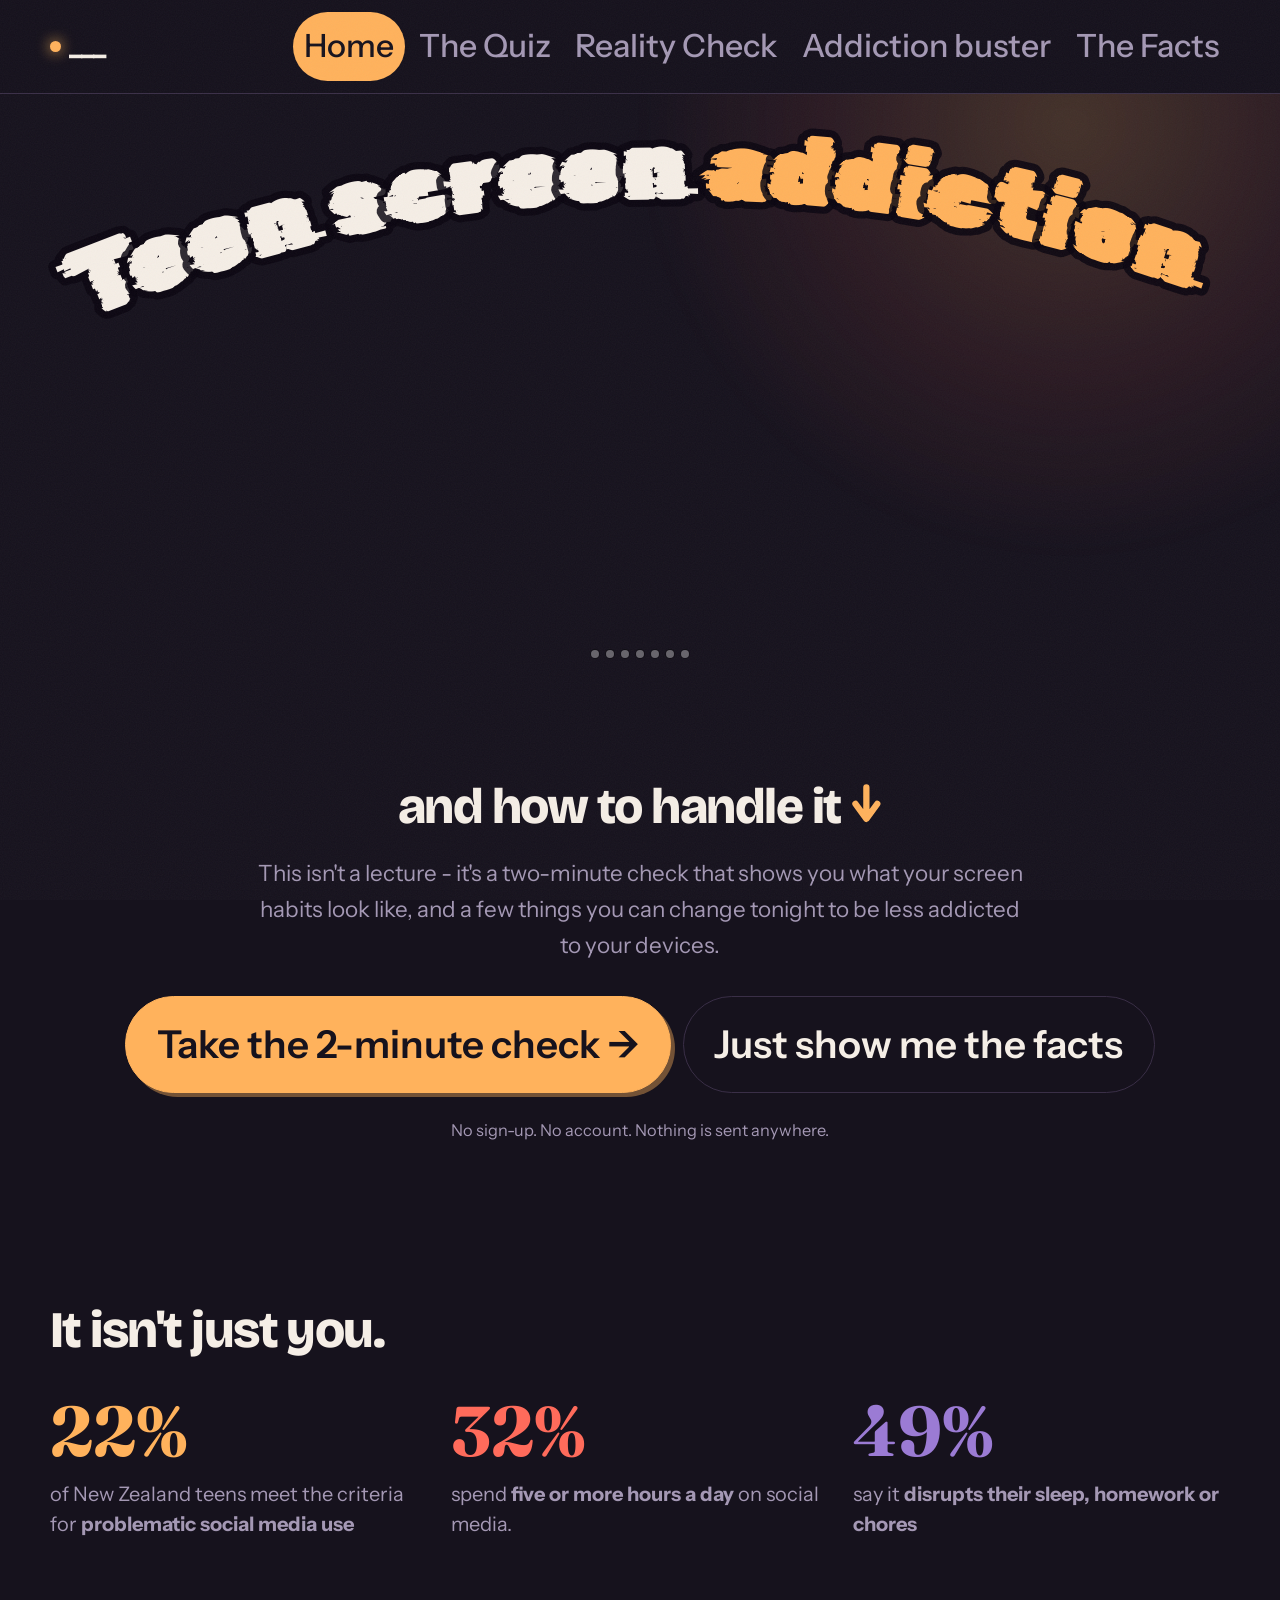
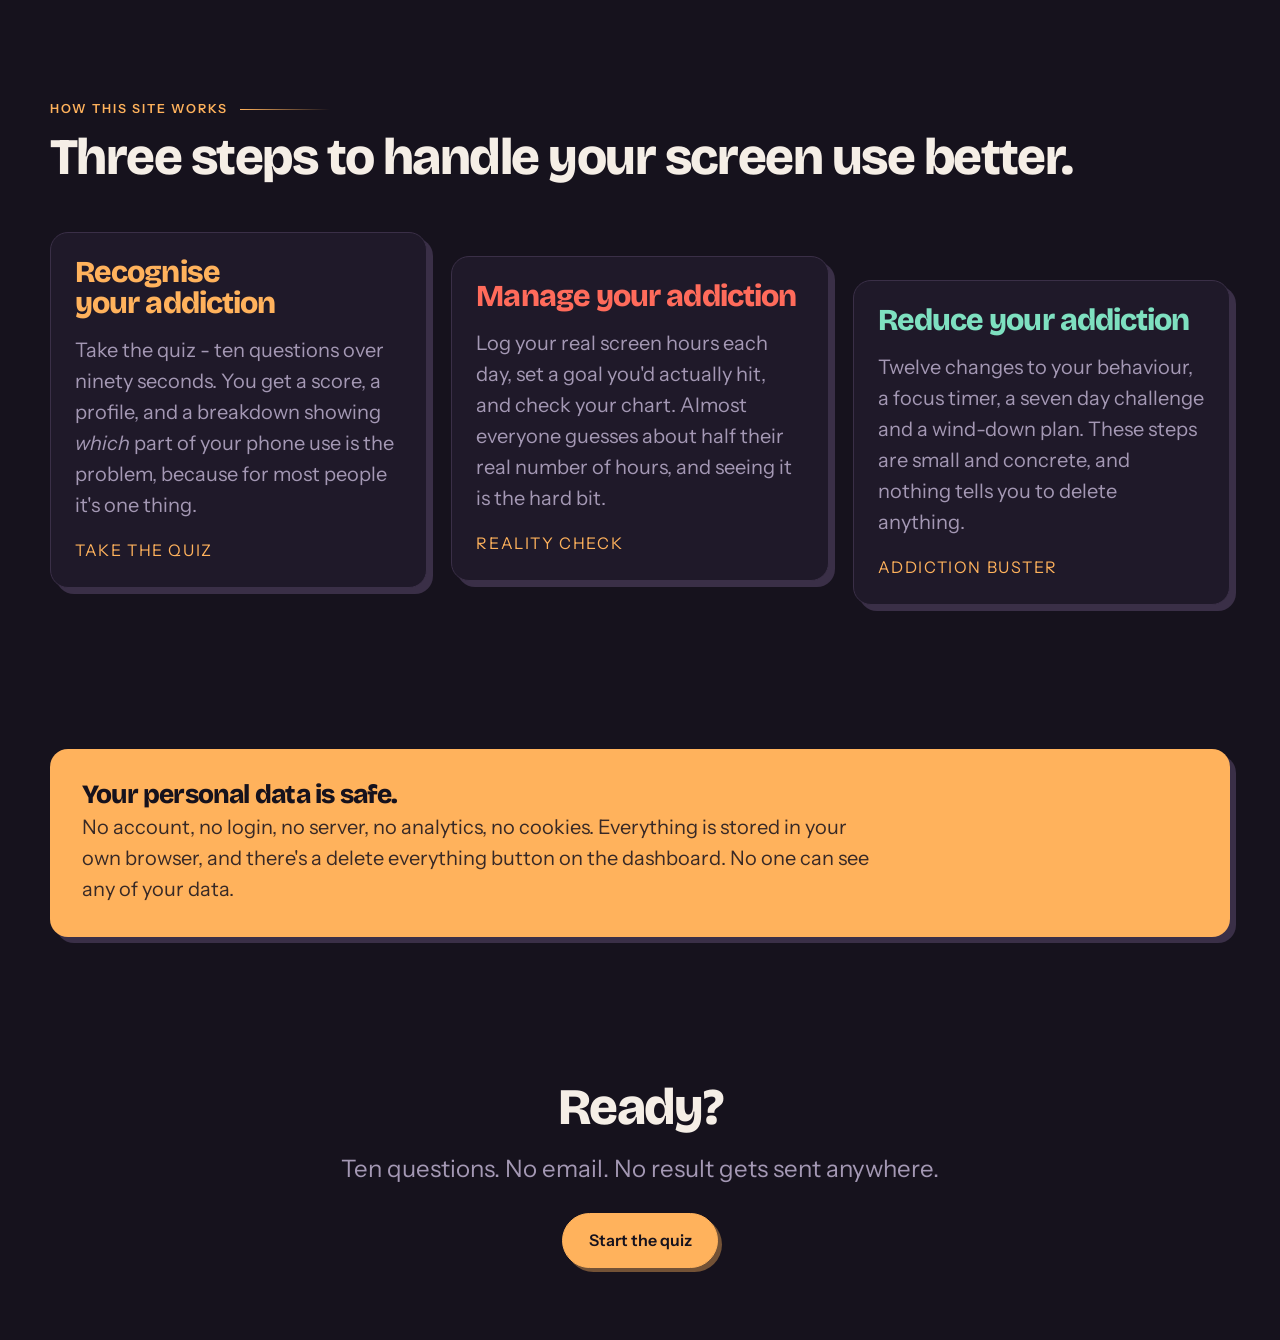
<file: index.html>
<!DOCTYPE html>
<html lang="en-NZ" data-theme="dark">
<head>
<meta charset="UTF-8">
<meta name="viewport" content="width=device-width, initial-scale=1">
<title>screen addiction website</title>
<meta name="description" content="A private, judgement-free tool for NZ teenagers to recognise, manage and reduce screen addiction. Nothing leaves your device.">

<link rel="preconnect" href="https://fonts.googleapis.com">
<link rel="preconnect" href="https://fonts.gstatic.com" crossorigin>
<link href="https://fonts.googleapis.com/css2?family=Bricolage+Grotesque:opsz,wght@12..96,400;12..96,700;12..96,800&family=Instrument+Sans:wght@400;500;600&family=Fraunces:opsz,wght@9..144,700&family=Rubik+Glitch&display=swap" rel="stylesheet">
<link rel="stylesheet" href="style.css">
</head>
<body>

<a class="skip-link" href="#main">Skip to content</a>

<!-- ============================== HEADER ============================== -->
<header class="site-header">
  <div class="wrap">
    <a class="brand" href="index.html"><span class="brand-dot"></span>___</a>
    <nav class="nav" aria-label="Main">
      <a href="index.html" aria-current="page">Home</a>
      <a href="The Quiz.html">The Quiz</a>
      <a href="Reality Check.html">Reality Check</a>
      <a href="Addiction buster.html">Addiction buster</a>
      <a href="The facts.html">The Facts</a>
    </nav>

  </div>
</header>

<main id="main">

  <!-- ============================== HERO ============================== -->
  <section class="hero">
    <div class="glow" aria-hidden="true"></div>
    <div class="wrap">
      <div class="hero-inner load-in">
        <div>

          <div class="cloud-stack">
          <h1 class="arc-title">
            <span class="sr-only">Teen screen addiction</span>
            <svg viewBox="0 0 800 400" aria-hidden="true" focusable="false">
              <path id="titleArc" fill="none" d="M24,143 Q399,-21 774,124"/>
              <text class="arc-text">
                <textPath href="#titleArc" xlink:href="#titleArc"
                          startOffset="50%" text-anchor="middle"
                          >Teen&#160;screen&#160;<tspan class="arc-hl">addiction</tspan></textPath>
              </text>
            </svg>
          </h1>

          <div class="slideshow">
          <img src="Kidsonphone1.jpeg" alt="Teenager in bed looking at phone while on computer.">
          <img src="Kidsonphone2.jpeg" alt="two teenagers, one sitting outsidewhile on their devices.">
          <img src="Kidsonphone4.jpeg" alt="three teenagers looking at a computer.">
          <img src="Kidsonphone5.jpeg" alt="Bird eye veiw over looking teenager lying down in bed surrounded by devices.">
          <img src="Kidsonphone7.jpeg" alt="Teenager in bed surrounded by lots of devices.">
          <img src="Kidsonphone8.jpeg" alt="Four teenagers in nature but are all looking at their phones.">
          <img src="Kidsonphone9.jpeg" alt="Three teenagers looking at their phones and computers.">
          <div class="slideshow-dots" aria-hidden="true">
          <span></span><span></span><span></span><span></span><span></span><span></span><span></span>
          </div>
          </div>
          </div>

          <h2 class="hero-sub">and how to handle it<svg class="hero-arrow" viewBox="0 0 24 32" aria-hidden="true" focusable="false"><path d="M12 4 V24 M4 16 L12 27 L20 16" fill="none" stroke="currentColor" stroke-width="4.6" stroke-linecap="round" stroke-linejoin="round"/></svg></h2>

          <p class="lede" style="margin-top:1.5rem">
            This isn't a lecture - it's a two-minute check
            that shows you what your screen habits look like, and a few
            things you can change tonight to be less addicted to your devices.
          </p>
          <div class="btn-row" style="margin-top:2rem">
            <a class="btn btn-primary" href="The Quiz.html">Take the 2-minute check →</a>
            <a class="btn btn-ghost" href="The facts.html">Just show me the facts</a>
          </div>
          <p style="margin-top:1.5rem;font-size:1.02rem;color:var(--muted)">
            No sign-up. No account. Nothing is sent anywhere.
          </p>
        </div>

      </div>
    </div>
  </section>

  <!-- ============================== STATS ============================= -->

  <section>
    <div class="wrap">

      <h2 class="reveal" style="margin-bottom:2.5rem">It isn't just you.</h2>

      <div class="grid grid-3">
        <div class="stat reveal">
          <div class="stat-num" data-count="22" data-suffix="%">22%</div>
          <p>of New Zealand teens meet the criteria for <strong>problematic social media use</strong></p>
        </div>
        <div class="stat reveal">
          <div class="stat-num" data-count="32" data-suffix="%">32%</div>
          <p>spend <strong>five or more hours a day</strong> on social media.</p>
        </div>
        <div class="stat reveal">
          <div class="stat-num" data-count="49" data-suffix="%">49%</div>
          <p>say it <strong>disrupts their sleep, homework or chores</strong></p>
        </div>
      </div>

      </p>
    </div>
  </section>
<!-- ========================= STEPS ============================== -->
  <section>
    <div class="wrap">
      <p class="eyebrow reveal">How this site works</p>
      <h2 class="reveal" style="margin-bottom:3rem">Three steps to handle your screen use better.</h2>

      <div class="grid grid-3 steps">
        <a href="The Quiz.html" class="card card-hard step reveal" style="text-decoration:none;color:inherit">

          <h3 style="color:var(--amber)">Recognise your addiction</h3>
          <p style="color:var(--muted)">Take the quiz - ten questions over ninety seconds. You get a score, a profile, and a breakdown showing
            <em>which</em> part of your phone use is the problem, because for most people it's one thing.</p>
          <span class="flip-hint">Take the quiz</span>
        </a>

        <a href="Reality Check.html" class="card card-hard step reveal" style="text-decoration:none;color:inherit">

          <h3 style="color:var(--coral)">Manage your addiction</h3>
          <p style="color:var(--muted)">Log your real screen hours each day, set a goal you'd actually hit, and check your chart.
            Almost everyone guesses about half their real number of hours, and seeing it is the hard bit.</p>
          <span class="flip-hint">Reality check</span>
        </a>

        <a href="Addiction buster.html" class="card card-hard step reveal" style="text-decoration:none;color:inherit">

          <h3 style="color:var(--mint)">Reduce your addiction</h3>
          <p style="color:var(--muted)">Twelve changes to your behaviour, a focus timer, a seven day challenge and a wind-down plan.
            These steps are small and concrete, and nothing tells you to delete anything.</p>
          <span class="flip-hint">Addiction buster</span>
        </a>
      </div>
    </div>
  </section>

<!-- ========================= PRIVACY ============================ -->
  <section>
    <div class="wrap">
      <div class="band reveal">
        <div style="flex:1;min-width:260px">
          <h3>Your personal data is safe.</h3>
          <p>No account, no login, no server, no analytics, no cookies. Everything is stored in your own browser,
             and there's a delete everything button on the dashboard. No one can see any of your data.</p>
        </div>
      </div>
    </div>
  </section>

  <!-- ============================== QUIZZ ============================ -->
  <section style="text-align:center">
    <div class="wrap">
      <h2 class="reveal">Ready?</h2>
      <p class="reveal lede lede-centred">
        Ten questions. No email. No result gets sent anywhere.
      </p>
      <div class="btn-row reveal" style="justify-content:center;margin-top:1.5rem">
        <a class="btn btn-primary" href="The Quiz.html">Start the quiz </a>

      </div>
    </div>
  </section>

</main>

</body></html>
    </head>
    <body>

        <script src="" async defer></script>
<script src="js/app.js"></script>

</body>

</html>
</file>
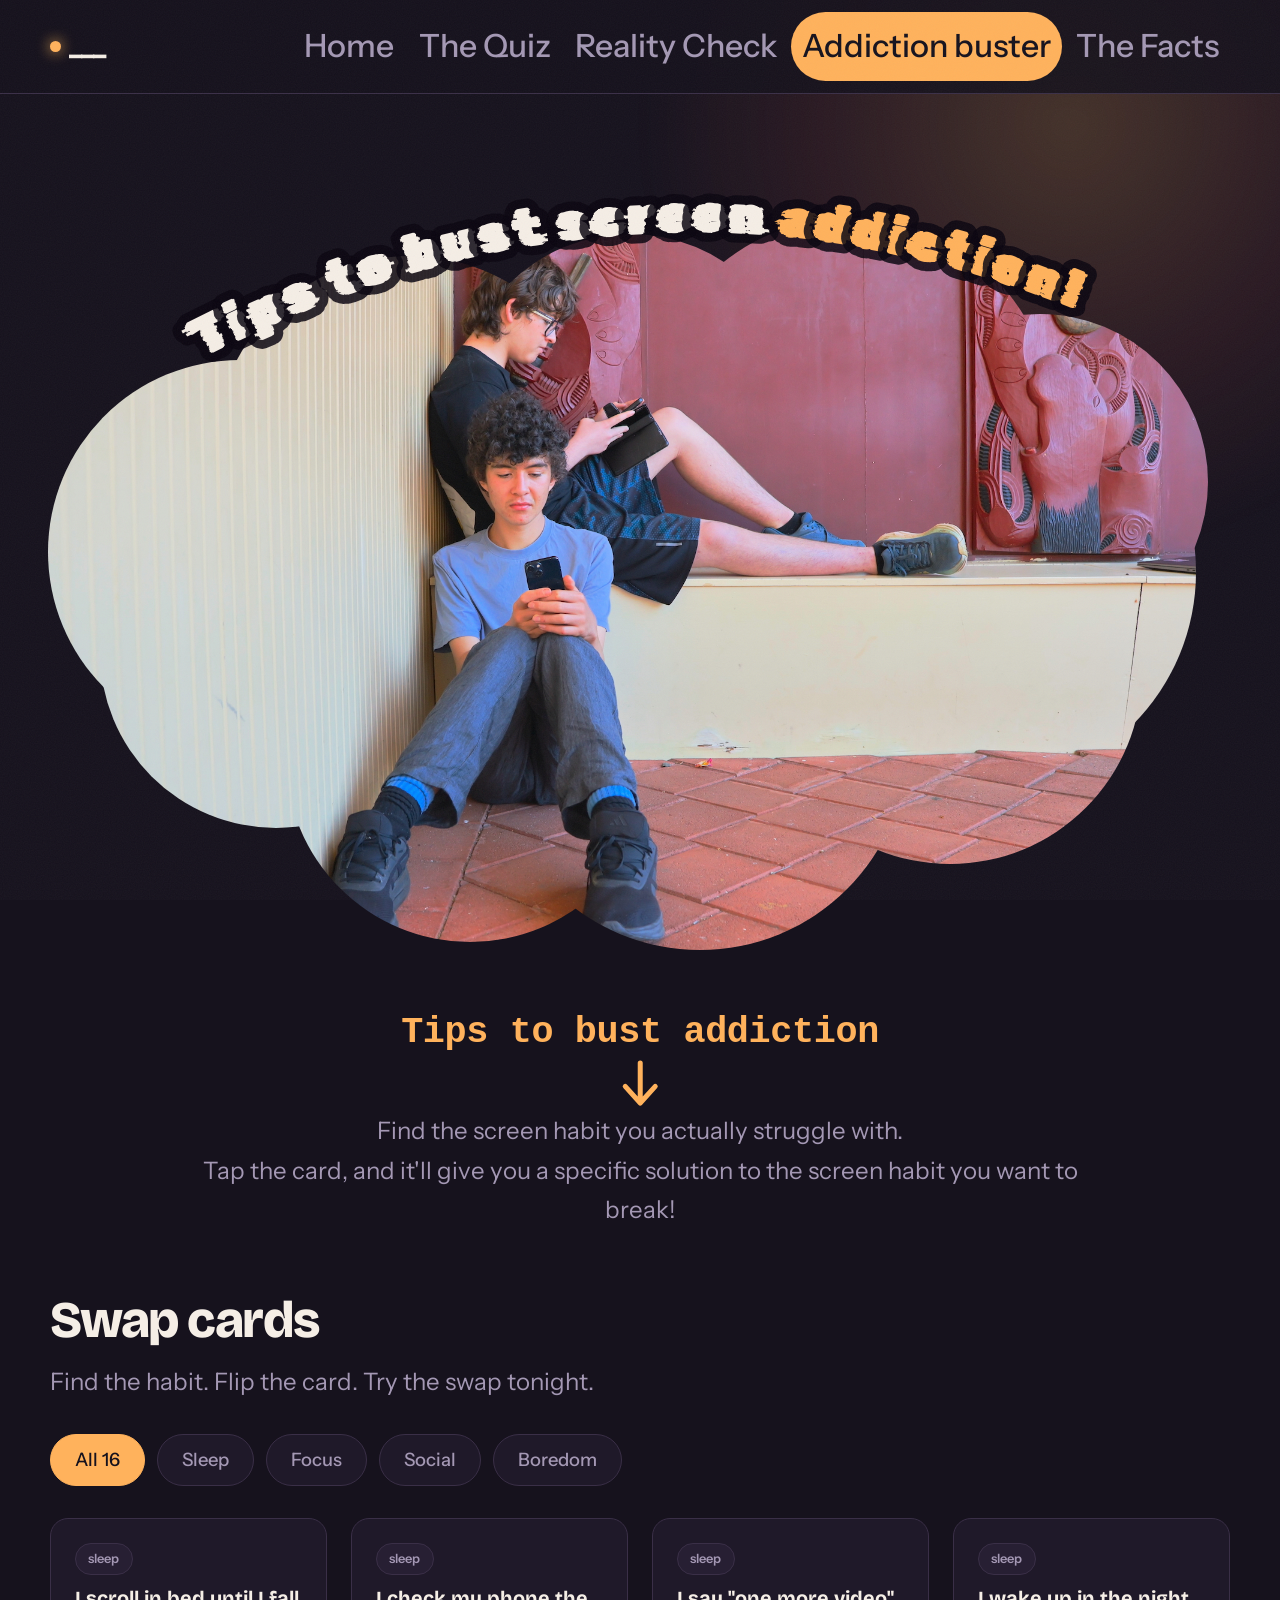
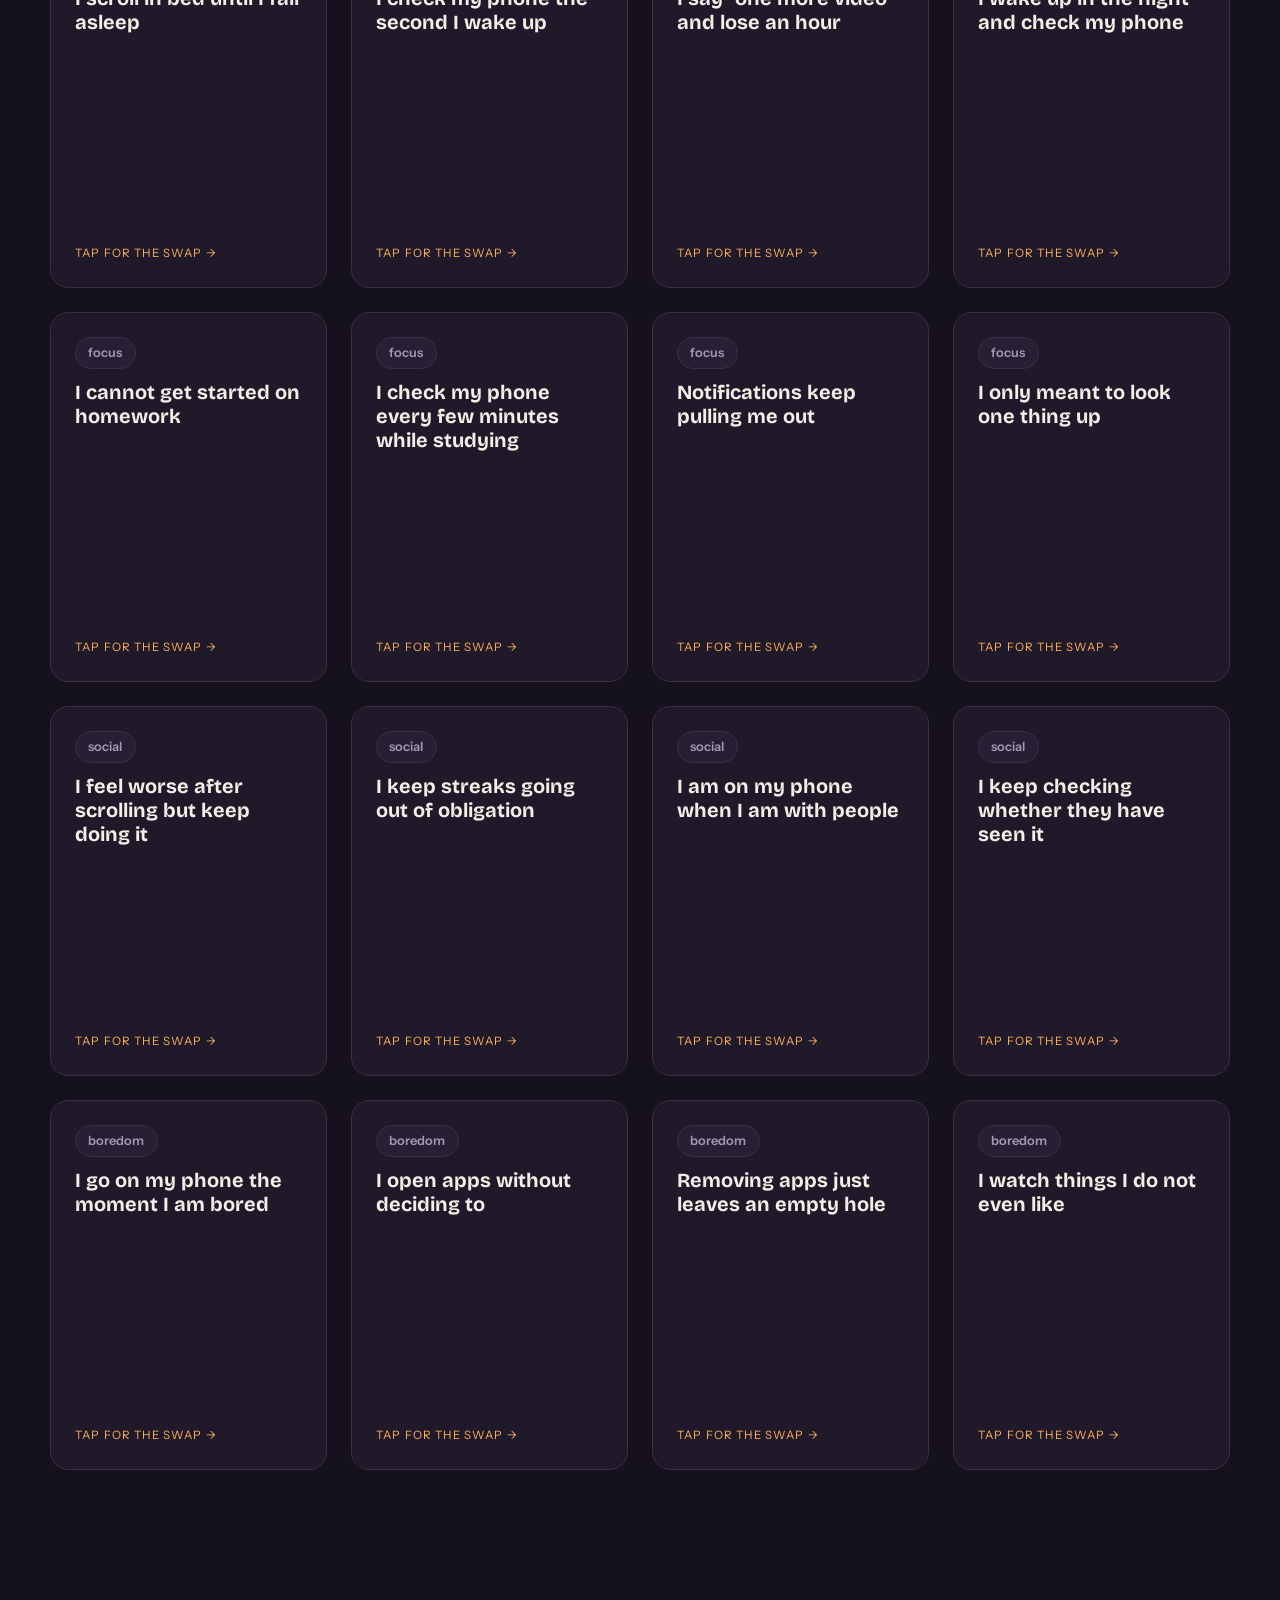
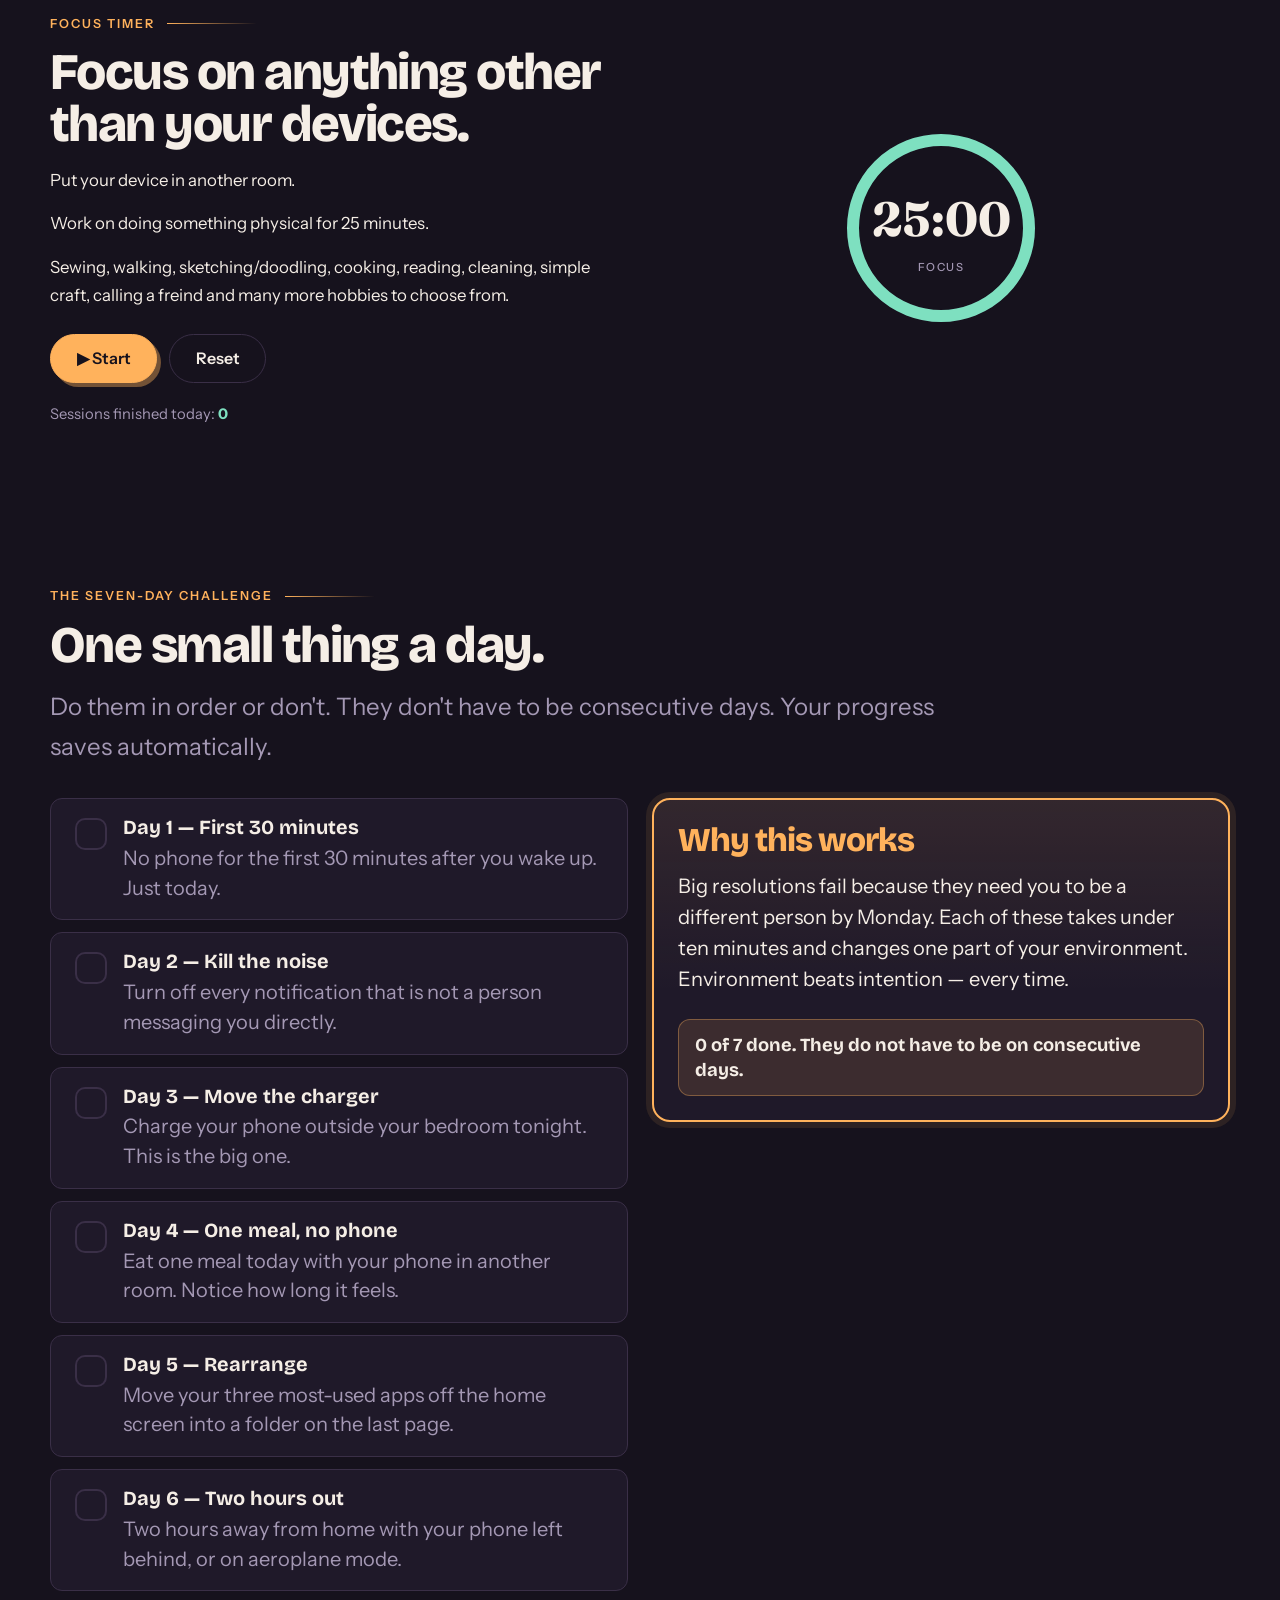
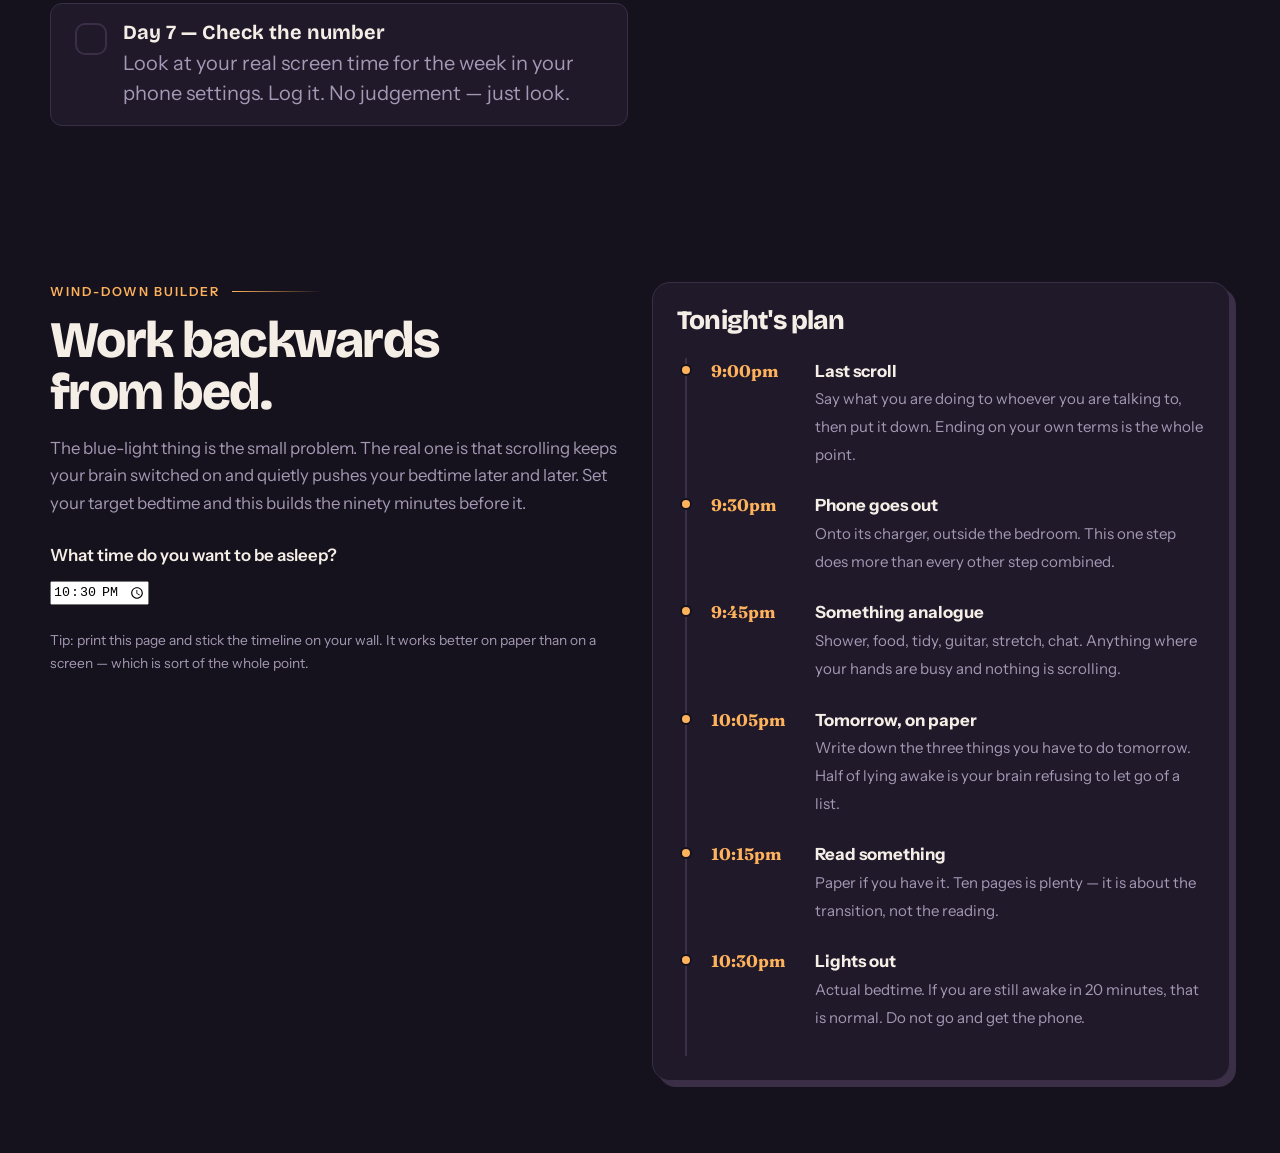
<file: Addiction buster.html>
<!DOCTYPE html>
<html lang="en-NZ" data-theme="dark"><head>
<meta charset="UTF-8">
<meta name="viewport" content="width=device-width, initial-scale=1">
<title>Addiction buster</title>
<meta name="description" content="Specific swaps, a focus timer, a seven-day challenge and a wind-down plan.">

<link rel="preconnect" href="https://fonts.googleapis.com">
<link rel="preconnect" href="https://fonts.gstatic.com" crossorigin="">
<link href="https://fonts.googleapis.com/css2?family=Bricolage+Grotesque:opsz,wght@12..96,400;12..96,700;12..96,800&amp;family=Instrument+Sans:wght@400;500;600&amp;family=Fraunces:opsz,wght@9..144,700&amp;family=Rubik+Glitch&amp;display=swap" rel="stylesheet">
<link rel="stylesheet" href="style.css">
</head>
<body>

<a class="skip-link" href="#main">Skip to content</a>

<header class="site-header">
  <div class="wrap">
    <a class="brand" href="index.html"><span class="brand-dot"></span>___</a>
    <nav class="nav" aria-label="Main">
      <a href="index.html">Home</a>
      <a href="The Quiz.html">The Quiz</a>
      <a href="Reality Check.html">Reality Check</a>
      <a href="Addiction buster.html" aria-current="page">Addiction buster</a>
      <a href="The facts.html">The Facts</a>
    </nav>
  </div>
</header>

<main id="main">
  <div id="toolkit">

    <!-- ============================== INTRO ============================== -->
    <section style="padding-bottom:var(--s4)">
      <div class="glow" aria-hidden="true"></div>
      <div class="wrap load-in">

        <div class="quiz-cloud">

          <h1 class="arc-eyebrow arc-buster">
            <span class="sr-only">Tips to bust screen addiction!</span>
            <svg viewBox="0 0 600 400" aria-hidden="true" focusable="false">
              <path id="busterArc" fill="none" d="M55,102 Q300,-37 545,76"/>
              <text class="arc-text">
                <textPath href="#busterArc" xlink:href="#busterArc"
                          startOffset="50%" text-anchor="middle"
                          >Tips&#160;to&#160;bust&#160;screen&#160;<tspan class="arc-hl">addiction!</tspan></textPath>
              </text>
            </svg>
          </h1>

          <div class="cloud-photo">
            <img src="teens on screens.jpeg"
                 alt="Two teenagers sitting outside a wharenui in the sun, both looking down at their phones.">
          </div>

        </div>
        <h2 class="quiz-cue">
          Tips to bust addiction
          <svg class="quiz-cue-arrow" viewBox="0 0 24 32" aria-hidden="true" focusable="false">
            <path d="M12 3 V25 M3 17 L12 27 L21 17" fill="none"
                  stroke="currentColor" stroke-width="3"
                  stroke-linecap="round" stroke-linejoin="round"/>
          </svg>
        </h2>

        <p class="lede lede-centred">
          Find the screen habit you actually struggle with.<br>
          Tap the card, and it'll give you a specific solution to the screen habit you want to break!
        </p>
      </div>
    </section>

    <!-- ============================== SWAP CARDS ============================== -->
    <section style="padding-top:var(--s4)">
      <div class="wrap">
        <h2>Swap cards</h2>
        <p class="lede" style="margin-bottom:2rem">Find the habit. Flip the card. Try the swap tonight.</p>

        <div class="filters" id="filters" role="group" aria-label="Filter swap cards by category">
          <button class="filter" type="button" data-cat="all" aria-pressed="true">All 16</button>
          <button class="filter" type="button" data-cat="sleep" aria-pressed="false">Sleep</button>
          <button class="filter" type="button" data-cat="focus" aria-pressed="false">Focus</button>
          <button class="filter" type="button" data-cat="social" aria-pressed="false">Social</button>
          <button class="filter" type="button" data-cat="boredom" aria-pressed="false">Boredom</button>
        </div>

        <div class="grid grid-3" id="swap-cards"><button class="flip" type="button" aria-pressed="false"><span class="flip-inner"><span class="flip-face"><span><span class="chip">sleep</span><span class="swap-title">I scroll in bed until I fall asleep</span></span><span class="flip-hint">Tap for the swap →</span></span><span class="flip-face flip-back"><span class="swap-body">Charge your phone across the room, or outside it. Buy a $15 alarm clock so "I need it as my alarm" stops being true. The barrier has to be physical — willpower at 11pm does not exist.</span><span class="flip-hint">← Tap to flip back</span></span></span></button><button class="flip" type="button" aria-pressed="false"><span class="flip-inner"><span class="flip-face"><span><span class="chip">sleep</span><span class="swap-title">I check my phone the second I wake up</span></span><span class="flip-hint">Tap for the swap →</span></span><span class="flip-face flip-back"><span class="swap-body">Put a book, a glass of water or your school bag where your phone used to be. The first thing your hand finds sets the tone for the whole morning.</span><span class="flip-hint">← Tap to flip back</span></span></span></button><button class="flip" type="button" aria-pressed="false"><span class="flip-inner"><span class="flip-face"><span><span class="chip">sleep</span><span class="swap-title">I say "one more video" and lose an hour</span></span><span class="flip-hint">Tap for the swap →</span></span><span class="flip-face flip-back"><span class="swap-body">Turn off autoplay (YouTube: Settings → Autoplay off). Every "one more" you have to actually choose is one you can say no to.</span><span class="flip-hint">← Tap to flip back</span></span></span></button><button class="flip" type="button" aria-pressed="false"><span class="flip-inner"><span class="flip-face"><span><span class="chip">sleep</span><span class="swap-title">I wake up in the night and check my phone</span></span><span class="flip-hint">Tap for the swap →</span></span><span class="flip-face flip-back"><span class="swap-body">Use a real clock, not the phone, to check the time at 3am. Unlocking it to see "4:12" hands you notifications you cannot un-see, and that is the hour you lose.</span><span class="flip-hint">← Tap to flip back</span></span></span></button><button class="flip" type="button" aria-pressed="false"><span class="flip-inner"><span class="flip-face"><span><span class="chip">focus</span><span class="swap-title">I cannot get started on homework</span></span><span class="flip-hint">Tap for the swap →</span></span><span class="flip-face flip-back"><span class="swap-body">Phone in another room — not face-down on the desk. Studies keep finding that a visible phone eats attention even when it is silent. Then use the 25-minute timer on this page.</span><span class="flip-hint">← Tap to flip back</span></span></span></button><button class="flip" type="button" aria-pressed="false"><span class="flip-inner"><span class="flip-face"><span><span class="chip">focus</span><span class="swap-title">I check my phone every few minutes while studying</span></span><span class="flip-hint">Tap for the swap →</span></span><span class="flip-face flip-back"><span class="swap-body">Batch it. Work 25, check for 5. Knowing a check is coming stops the itch far better than "never".</span><span class="flip-hint">← Tap to flip back</span></span></span></button><button class="flip" type="button" aria-pressed="false"><span class="flip-inner"><span class="flip-face"><span><span class="chip">focus</span><span class="swap-title">Notifications keep pulling me out</span></span><span class="flip-hint">Tap for the swap →</span></span><span class="flip-face flip-back"><span class="swap-body">Turn off every notification that is not a real human messaging you directly. No app, no game, no "someone you may know". Do it once and you get hours back.</span><span class="flip-hint">← Tap to flip back</span></span></span></button><button class="flip" type="button" aria-pressed="false"><span class="flip-inner"><span class="flip-face"><span><span class="chip">focus</span><span class="swap-title">I only meant to look one thing up</span></span><span class="flip-hint">Tap for the swap →</span></span><span class="flip-face flip-back"><span class="swap-body">Write the thing on paper and look it up in your five-minute break. Most of the time you no longer care by then — and you never opened the app that was going to take the next twenty minutes.</span><span class="flip-hint">← Tap to flip back</span></span></span></button><button class="flip" type="button" aria-pressed="false"><span class="flip-inner"><span class="flip-face"><span><span class="chip">social</span><span class="swap-title">I feel worse after scrolling but keep doing it</span></span><span class="flip-hint">Tap for the swap →</span></span><span class="flip-face flip-back"><span class="swap-body">Spend ten minutes unfollowing. Not muting — unfollowing. If an account reliably makes you feel behind, it is not neutral content, it is a cost you are paying daily.</span><span class="flip-hint">← Tap to flip back</span></span></span></button><button class="flip" type="button" aria-pressed="false"><span class="flip-inner"><span class="flip-face"><span><span class="chip">social</span><span class="swap-title">I keep streaks going out of obligation</span></span><span class="flip-hint">Tap for the swap →</span></span><span class="flip-face flip-back"><span class="swap-body">Streaks are a design trick, not a friendship. Tell the person you are dropping it. If the friendship is real it survives; if it is not, you just got your evenings back.</span><span class="flip-hint">← Tap to flip back</span></span></span></button><button class="flip" type="button" aria-pressed="false"><span class="flip-inner"><span class="flip-face"><span><span class="chip">social</span><span class="swap-title">I am on my phone when I am with people</span></span><span class="flip-hint">Tap for the swap →</span></span><span class="flip-face flip-back"><span class="swap-body">Phone-stack: everyone puts their phone in the middle of the table, first to grab it buys the chips. Works because it is a game, not a rule.</span><span class="flip-hint">← Tap to flip back</span></span></span></button><button class="flip" type="button" aria-pressed="false"><span class="flip-inner"><span class="flip-face"><span><span class="chip">social</span><span class="swap-title">I keep checking whether they have seen it</span></span><span class="flip-hint">Tap for the swap →</span></span><span class="flip-face flip-back"><span class="swap-body">Turn read receipts off, both ways. Waiting for a reply is not a task, it only feels like one because the app keeps giving you something to check.</span><span class="flip-hint">← Tap to flip back</span></span></span></button><button class="flip" type="button" aria-pressed="false"><span class="flip-inner"><span class="flip-face"><span><span class="chip">boredom</span><span class="swap-title">I go on my phone the moment I am bored</span></span><span class="flip-hint">Tap for the swap →</span></span><span class="flip-face flip-back"><span class="swap-body">Sit in the boredom for two minutes first. It is deeply uncomfortable and then it passes, and something else turns up. This is the single hardest and most useful thing on this page.</span><span class="flip-hint">← Tap to flip back</span></span></span></button><button class="flip" type="button" aria-pressed="false"><span class="flip-inner"><span class="flip-face"><span><span class="chip">boredom</span><span class="swap-title">I open apps without deciding to</span></span><span class="flip-hint">Tap for the swap →</span></span><span class="flip-face flip-back"><span class="swap-body">Move your three worst apps off the home screen into a folder on the last page. Your thumb has muscle memory — break the map and you break the reflex.</span><span class="flip-hint">← Tap to flip back</span></span></span></button><button class="flip" type="button" aria-pressed="false"><span class="flip-inner"><span class="flip-face"><span><span class="chip">boredom</span><span class="swap-title">Removing apps just leaves an empty hole</span></span><span class="flip-hint">Tap for the swap →</span></span><span class="flip-face flip-back"><span class="swap-body">Decide in advance what fills the gap. An empty hour gets filled by the phone by default. A planned hour does not. Have the book, the ball or the mate lined up first.</span><span class="flip-hint">← Tap to flip back</span></span></span></button><button class="flip" type="button" aria-pressed="false"><span class="flip-inner"><span class="flip-face"><span><span class="chip">boredom</span><span class="swap-title">I watch things I do not even like</span></span><span class="flip-hint">Tap for the swap →</span></span><span class="flip-face flip-back"><span class="swap-body">Ask out loud: would I have picked this? Autoplay fills the gap after the one thing you did choose. Shutting the app at the end of that video is a decision you only have to make once.</span><span class="flip-hint">← Tap to flip back</span></span></span></button></div>
      </div>
    </section>

    <!-- ============================== FOCUS TIMER ============================== -->
    <section>
      <div class="wrap">
        <div class="grid grid-2" style="align-items:center">
          <div>
            <p class="eyebrow">Focus timer</p>
            <h2>Focus on anything other than your devices.</h2>

              Put your device in another room. </p>

             <p> Work on doing something physical for 25 minutes.</p>

             <p> Sewing, walking, sketching/doodling, cooking, reading, cleaning, simple craft, calling a freind and many more hobbies to choose from.
            </p>
            <div class="btn-row" style="margin-top:1.5rem">
              <button class="btn btn-primary" type="button" id="btn-timer-start">▶ Start</button>
              <button class="btn btn-ghost" type="button" id="btn-timer-reset">Reset</button>
            </div>
            <p style="margin-top:1.2rem;color:var(--muted);font-size:.92rem">
              Sessions finished today: <strong id="sessions-today" style="color:var(--mint)">0</strong>
            </p>
          </div>

          <div class="timer-wrap">
            <svg class="timer-ring" width="210" height="210" viewBox="0 0 210 210" aria-hidden="true">
              <circle class="timer-track" cx="105" cy="105" r="88" fill="none" stroke-width="12"></circle>
              <circle class="timer-fill" id="timer-fill" cx="105" cy="105" r="88" fill="none" stroke-width="12" stroke-dashoffset="0" stroke-dasharray="552.9203070318035" stroke="var(--mint)" style="stroke-dashoffset: 0px;"></circle>
            </svg>
            <div class="timer-text" id="timer-time" role="timer" aria-live="off">25:00<small id="timer-mode">Focus</small></div>
          </div>
        </div>
      </div>
    </section>

    <!-- ============================== CHALLENGE ============================== -->
    <section>
      <div class="wrap">
        <p class="eyebrow">The seven-day challenge</p>
        <h2>One small thing a day.</h2>
        <p class="lede" style="margin-bottom:2rem">
          Do them in order or don't. They don't have to be consecutive days. Your progress saves automatically.
        </p>

        <div class="grid grid-2" style="align-items:start">
          <div id="challenge"><button class="day-row" type="button" aria-pressed="false" data-i="0"><span class="day-box" aria-hidden="true"></span><span><strong>Day 1 — First 30 minutes</strong><span>No phone for the first 30 minutes after you wake up. Just today.</span></span></button><button class="day-row" type="button" aria-pressed="false" data-i="1"><span class="day-box" aria-hidden="true"></span><span><strong>Day 2 — Kill the noise</strong><span>Turn off every notification that is not a person messaging you directly.</span></span></button><button class="day-row" type="button" aria-pressed="false" data-i="2"><span class="day-box" aria-hidden="true"></span><span><strong>Day 3 — Move the charger</strong><span>Charge your phone outside your bedroom tonight. This is the big one.</span></span></button><button class="day-row" type="button" aria-pressed="false" data-i="3"><span class="day-box" aria-hidden="true"></span><span><strong>Day 4 — One meal, no phone</strong><span>Eat one meal today with your phone in another room. Notice how long it feels.</span></span></button><button class="day-row" type="button" aria-pressed="false" data-i="4"><span class="day-box" aria-hidden="true"></span><span><strong>Day 5 — Rearrange</strong><span>Move your three most-used apps off the home screen into a folder on the last page.</span></span></button><button class="day-row" type="button" aria-pressed="false" data-i="5"><span class="day-box" aria-hidden="true"></span><span><strong>Day 6 — Two hours out</strong><span>Two hours away from home with your phone left behind, or on aeroplane mode.</span></span></button><button class="day-row" type="button" aria-pressed="false" data-i="6"><span class="day-box" aria-hidden="true"></span><span><strong>Day 7 — Check the number</strong><span>Look at your real screen time for the week in your phone settings. Log it. No judgement — just look.</span></span></button></div>
          <div class="card card-hard card-why">
            <h3>Why this works</h3>
            <p class="why-body">
              Big resolutions fail because they need you to be a different person by Monday.
              Each of these takes under ten minutes and changes one part of your environment.
              Environment beats intention — every time.
            </p>
            <p id="challenge-note">0 of 7 done. They do not have to be on consecutive days.</p>
          </div>
        </div>
      </div>
    </section>

    <!-- ============================== WIND-DOWN ============================== -->
    <section>
      <div class="wrap">
        <div class="grid grid-2" style="align-items:start">
          <div>
            <p class="eyebrow">Wind-down builder</p>
            <h2>Work backwards from bed.</h2>
            <p style="color:var(--muted)">
              The blue-light thing is the small problem. The real one is that scrolling keeps your brain
              switched on and quietly pushes your bedtime later and later. Set your target bedtime and
              this builds the ninety minutes before it.
            </p>
            <label for="bedtime" style="display:block;margin-top:1.5rem;margin-bottom:.5rem;font-weight:600">
              What time do you want to be asleep?
            </label>
            <input type="time" id="bedtime" value="22:30">
            <p style="margin-top:1.5rem;font-size:.86rem;color:var(--muted)">
              Tip: print this page and stick the timeline on your wall. It works better on paper than on a screen —
              which is sort of the whole point.
            </p>
          </div>

          <div class="card card-hard">
            <h3 style="margin-bottom:0">Tonight's plan</h3>
            <ul class="timeline" id="timeline"><li><time>9:00pm</time><span><strong>Last scroll</strong><br><span style="color:var(--muted);font-size:.94rem">Say what you are doing to whoever you are talking to, then put it down. Ending on your own terms is the whole point.</span></span></li><li><time>9:30pm</time><span><strong>Phone goes out</strong><br><span style="color:var(--muted);font-size:.94rem">Onto its charger, outside the bedroom. This one step does more than every other step combined.</span></span></li><li><time>9:45pm</time><span><strong>Something analogue</strong><br><span style="color:var(--muted);font-size:.94rem">Shower, food, tidy, guitar, stretch, chat. Anything where your hands are busy and nothing is scrolling.</span></span></li><li><time>10:05pm</time><span><strong>Tomorrow, on paper</strong><br><span style="color:var(--muted);font-size:.94rem">Write down the three things you have to do tomorrow. Half of lying awake is your brain refusing to let go of a list.</span></span></li><li><time>10:15pm</time><span><strong>Read something</strong><br><span style="color:var(--muted);font-size:.94rem">Paper if you have it. Ten pages is plenty — it is about the transition, not the reading.</span></span></li><li><time>10:30pm</time><span><strong>Lights out</strong><br><span style="color:var(--muted);font-size:.94rem">Actual bedtime. If you are still awake in 20 minutes, that is normal. Do not go and get the phone.</span></span></li></ul>
          </div>
        </div>
      </div>
    </section>

  </div>
</main>

<script src="js/app.js"></script>
<script src="js/toolkit.js"></script>

</body></html>
</file>
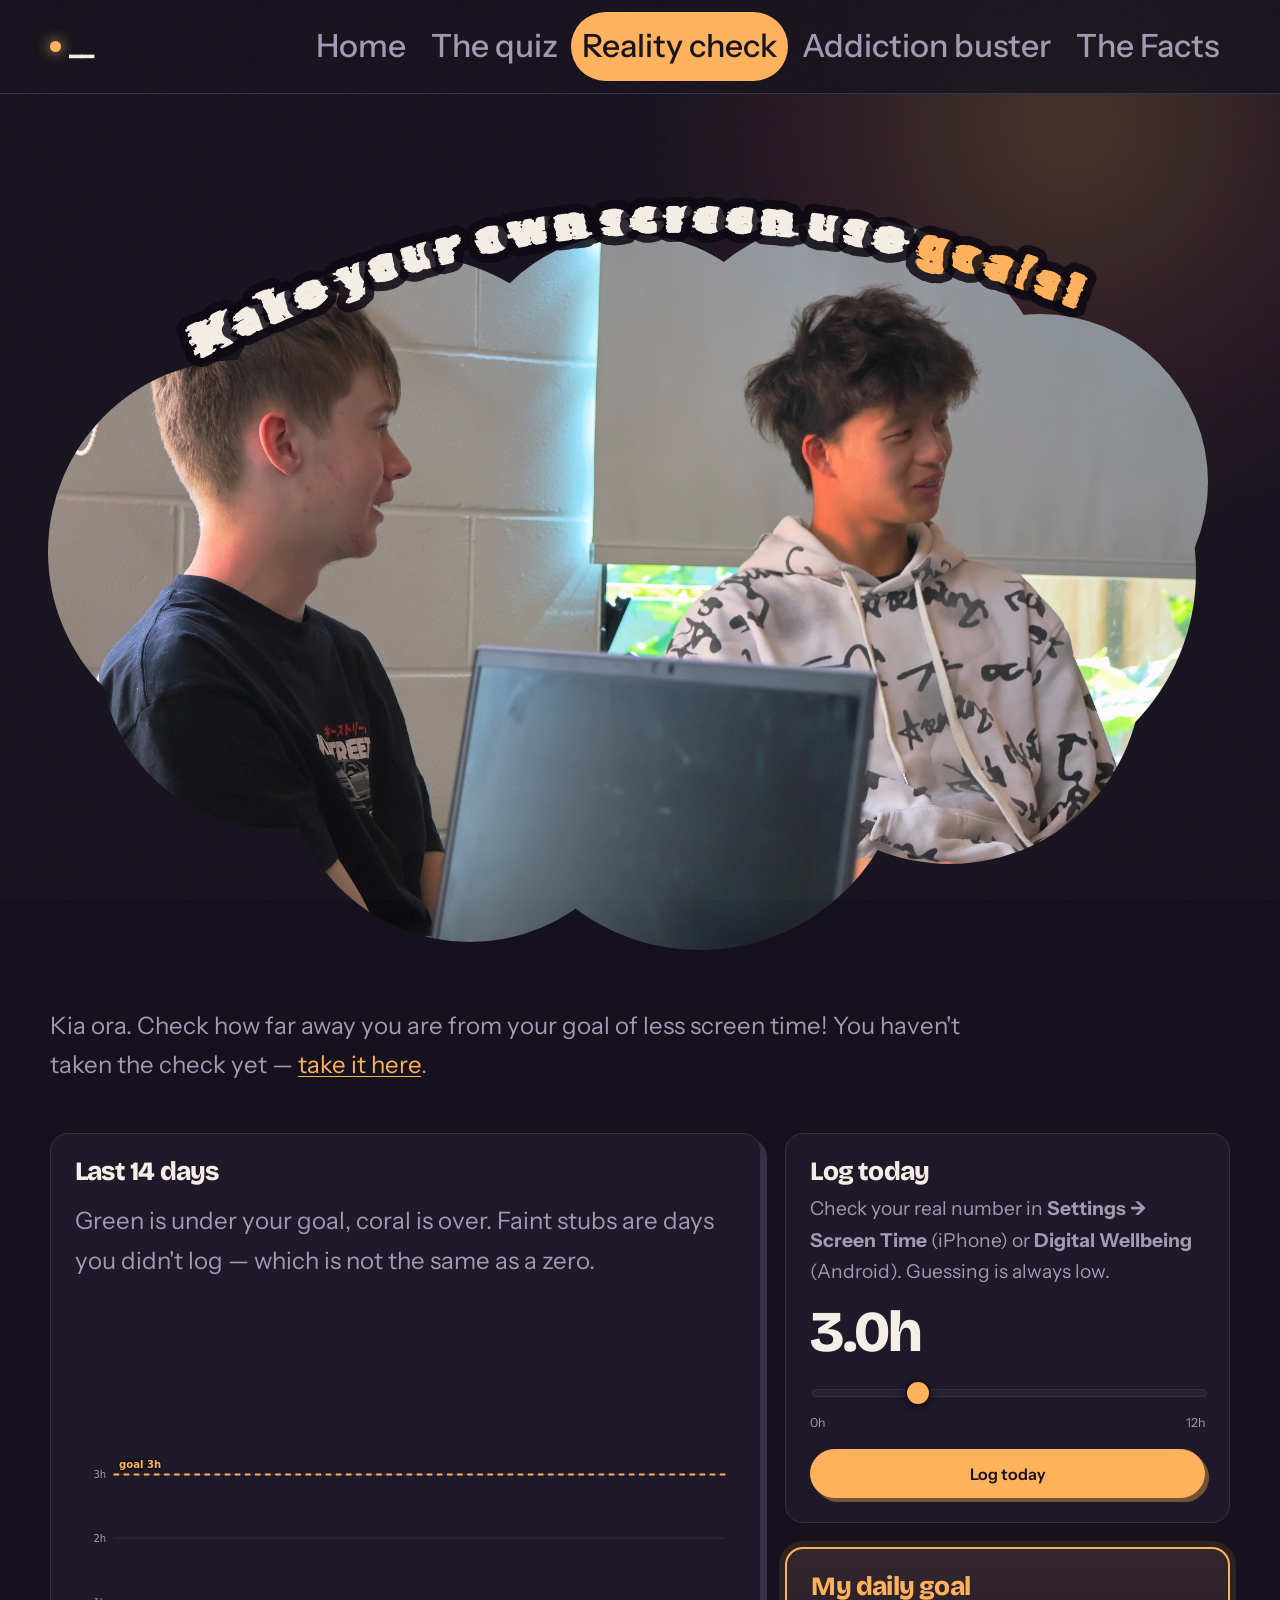
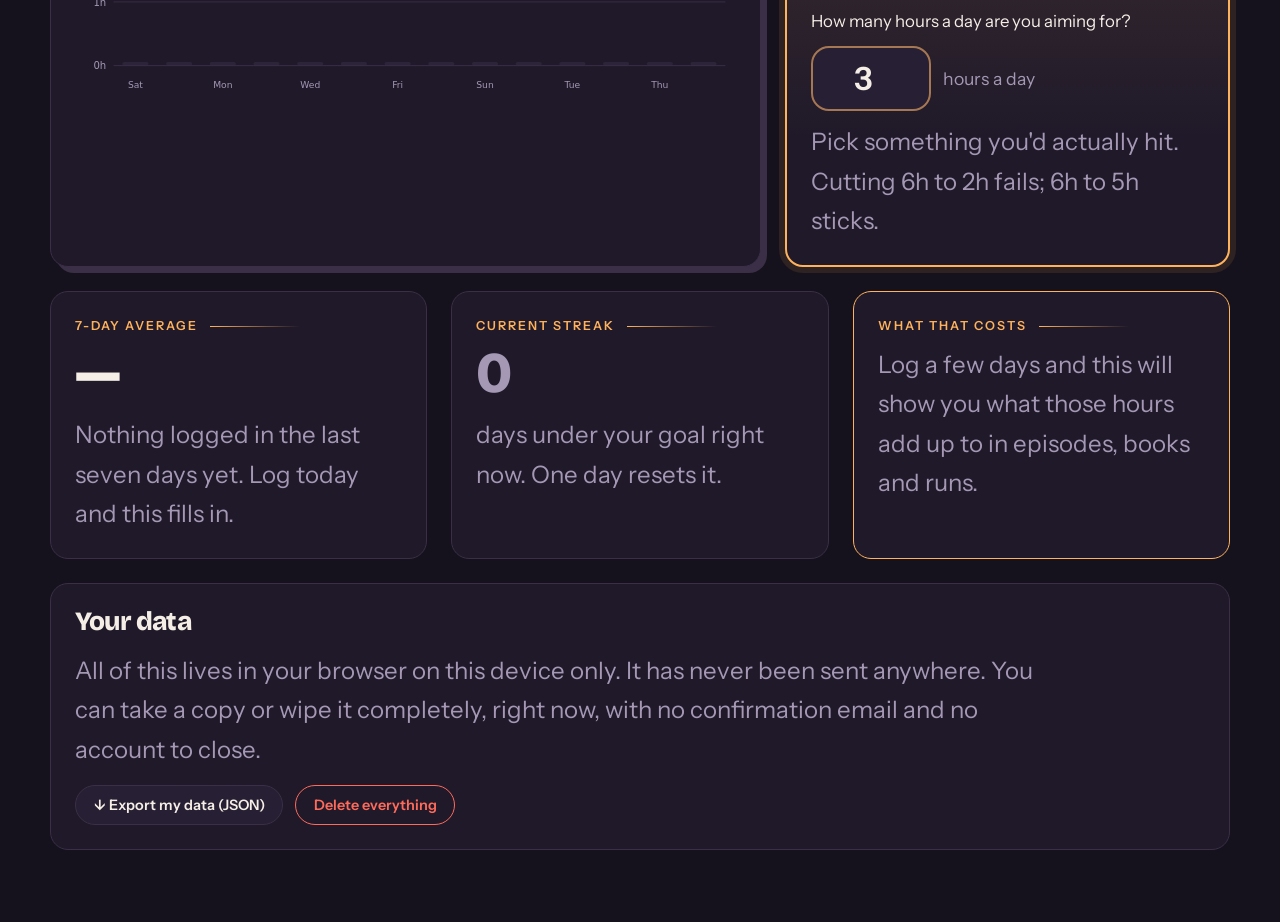
<file: Reality Check.html>
<!DOCTYPE html>
<html lang="en-NZ" data-theme="dark"><head>
<meta charset="UTF-8">
<meta name="viewport" content="width=device-width, initial-scale=1">
<title>Reality Check</title>
<meta name="description" content="Log your daily screen time, set a goal, and see the pattern.">

<link rel="preconnect" href="https://fonts.googleapis.com">
<link rel="preconnect" href="https://fonts.gstatic.com" crossorigin="">
<link href="https://fonts.googleapis.com/css2?family=Bricolage+Grotesque:opsz,wght@12..96,400;12..96,700;12..96,800&amp;family=Instrument+Sans:wght@400;500;600&amp;family=Fraunces:opsz,wght@9..144,700&amp;family=Rubik+Glitch&amp;display=swap" rel="stylesheet">
<link rel="stylesheet" href="style.css">
</head>
<body>

<a class="skip-link" href="#main">Skip to content</a>

<header class="site-header">
  <div class="wrap">
    <a class="brand" href="index.html"><span class="brand-dot"></span>__</a>
    <nav class="nav" aria-label="Main">
      <a href="index.html">Home</a>
      <a href="The Quiz.html">The quiz</a>
      <a href="Reality Check.html" aria-current="page">Reality check</a>
      <a href="Addiction buster.html">Addiction buster</a>
      <a href="The facts.html">The Facts</a>
    </nav>
  </div>
</header>

<main id="main">
  <section id="dashboard">
    <div class="glow" aria-hidden="true"></div>
    <div class="wrap">

      <div class="quiz-cloud">

        <h1 class="arc-eyebrow arc-goals">
          <span class="sr-only">Make your own screen use goals!</span>
          <svg viewBox="0 0 600 400" aria-hidden="true" focusable="false">
            <path id="goalsArc" fill="none" d="M55,102 Q300,-37 545,76"/>
            <text class="arc-text">
              <textPath href="#goalsArc" xlink:href="#goalsArc"
                        startOffset="50%" text-anchor="middle"
                        >Make&#160;your&#160;own&#160;screen&#160;use&#160;<tspan class="arc-hl">goals!</tspan></textPath>
            </text>
          </svg>
        </h1>

        <div class="cloud-photo">
          <img src="teens with screen3.jpeg"
               alt="Two teenagers sitting against a wall outside a wharenui, both looking at their phones.">
        </div>

      </div>
      <p class="lede" id="greeting" aria-live="polite">Kia ora. Check how far away you are from your goal of less screen time!
        <span id="greeting-result">Your last check put you at <strong id="greet-profile"></strong> — <span id="greet-score"></span></span>
        <span id="greeting-none" hidden>You haven't taken the check yet — <a href="The Quiz.html">take it here</a>.</span>
      </p>

      <!-- ---------- log + chart ---------- -->
      <div class="dash-grid" style="margin-top:3rem">

        <div class="card card-hard">
          <h3>Last 14 days</h3>
          <p style="color:var(--muted);font-size:1.50rem">
            Green is under your goal, coral is over. Faint stubs are days you didn't log —
            which is not the same as a zero.
          </p>
          <div class="chart-holder" id="chart"><svg viewBox="0 0 720 260" width="100%" role="img" aria-label="Bar chart of your logged screen time over the last 14 days"><line x1="42" y1="226" x2="708" y2="226" stroke="var(--edge)" stroke-width="1"></line><text x="34" y="230" text-anchor="end" fill="var(--muted)" font-size="11" font-family="system-ui">0h</text><line x1="42" y1="174" x2="708" y2="174" stroke="var(--edge)" stroke-width="1"></line><text x="34" y="178" text-anchor="end" fill="var(--muted)" font-size="11" font-family="system-ui">1h</text><line x1="42" y1="122" x2="708" y2="122" stroke="var(--edge)" stroke-width="1"></line><text x="34" y="126" text-anchor="end" fill="var(--muted)" font-size="11" font-family="system-ui">2h</text><line x1="42" y1="70" x2="708" y2="70" stroke="var(--edge)" stroke-width="1"></line><text x="34" y="74" text-anchor="end" fill="var(--muted)" font-size="11" font-family="system-ui">3h</text><line x1="42" y1="18" x2="708" y2="18" stroke="var(--edge)" stroke-width="1"></line><text x="34" y="22" text-anchor="end" fill="var(--muted)" font-size="11" font-family="system-ui">4h</text><rect x="51.51428571428571" y="222" width="28.54285714285714" height="4" rx="2" fill="var(--edge)" opacity=".5"></rect><text x="65.78571428571428" y="248" text-anchor="middle" fill="var(--muted)" font-size="10" font-family="system-ui">Sun</text><rect x="99.08571428571429" y="222" width="28.54285714285714" height="4" rx="2" fill="var(--edge)" opacity=".5"></rect><rect x="146.65714285714284" y="222" width="28.54285714285714" height="4" rx="2" fill="var(--edge)" opacity=".5"></rect><text x="160.92857142857142" y="248" text-anchor="middle" fill="var(--muted)" font-size="10" font-family="system-ui">Tue</text><rect x="194.22857142857143" y="222" width="28.54285714285714" height="4" rx="2" fill="var(--edge)" opacity=".5"></rect><rect x="241.79999999999998" y="222" width="28.54285714285714" height="4" rx="2" fill="var(--edge)" opacity=".5"></rect><text x="256.07142857142856" y="248" text-anchor="middle" fill="var(--muted)" font-size="10" font-family="system-ui">Thu</text><rect x="289.37142857142857" y="222" width="28.54285714285714" height="4" rx="2" fill="var(--edge)" opacity=".5"></rect><rect x="336.9428571428572" y="222" width="28.54285714285714" height="4" rx="2" fill="var(--edge)" opacity=".5"></rect><text x="351.2142857142857" y="248" text-anchor="middle" fill="var(--muted)" font-size="10" font-family="system-ui">Sat</text><rect x="384.51428571428573" y="222" width="28.54285714285714" height="4" rx="2" fill="var(--edge)" opacity=".5"></rect><rect x="432.0857142857143" y="222" width="28.54285714285714" height="4" rx="2" fill="var(--edge)" opacity=".5"></rect><text x="446.35714285714283" y="248" text-anchor="middle" fill="var(--muted)" font-size="10" font-family="system-ui">Mon</text><rect x="479.65714285714284" y="222" width="28.54285714285714" height="4" rx="2" fill="var(--edge)" opacity=".5"></rect><rect x="527.2285714285714" y="222" width="28.54285714285714" height="4" rx="2" fill="var(--edge)" opacity=".5"></rect><text x="541.5" y="248" text-anchor="middle" fill="var(--muted)" font-size="10" font-family="system-ui">Wed</text><rect x="574.8" y="222" width="28.54285714285714" height="4" rx="2" fill="var(--edge)" opacity=".5"></rect><rect x="622.3714285714286" y="222" width="28.54285714285714" height="4" rx="2" fill="var(--edge)" opacity=".5"></rect><text x="636.6428571428572" y="248" text-anchor="middle" fill="var(--muted)" font-size="10" font-family="system-ui">Fri</text><rect class="bar" x="669.9428571428572" y="70" width="28.54285714285714" height="156" rx="5" fill="var(--mint)" tabindex="0"><title>2026-10-17 — 3 hours</title></rect><line x1="42" y1="70" x2="708" y2="70" stroke="var(--amber)" stroke-width="2" stroke-dasharray="6 5"></line><text x="708" y="63" text-anchor="end" fill="var(--amber)" font-size="11" font-weight="600" font-family="system-ui">goal 3h</text></svg></div>
        </div>

        <div style="display:grid;gap:var(--s4)">

          <div class="card">
            <h3 style="margin-bottom:.5rem">Log today</h3>
            <p style="color:var(--muted);font-size:1.2rem;margin-bottom:1rem">
              Check your real number in <strong>Settings → Screen Time</strong> (iPhone) or
              <strong>Digital Wellbeing</strong> (Android). Guessing is always low.
            </p>
            <div class="big-value" id="hours-value">3.0h</div>
            <label class="sr-only" for="hours-slider">Hours of screen time today</label>
            <input type="range" id="hours-slider" min="0" max="12" step="0.5" value="3">
            <div style="display:flex;justify-content:space-between;font-size:.78rem;color:var(--muted);margin-top:-.4rem">
              <span>0h</span><span>12h</span>
            </div>
            <button class="btn btn-primary" type="button" id="btn-log" style="width:100%;margin-top:1rem">Log today</button>
          </div>

          <div class="card card-goal">
            <h3 style="margin-bottom:.5rem">My daily goal</h3>
            <label class="goal-label" for="goal-input">How many hours a day are you aiming for?</label>
            <div class="goal-field">
              <input type="number" id="goal-input" min="0.5" max="12" step="0.5" value="3">
              <span class="goal-unit" aria-hidden="true">hours a day</span>
            </div>
            <p style="color:var(--muted);font-size:1.5rem;margin:.7rem 0 0">
              Pick something you'd actually hit. Cutting 6h to 2h fails; 6h to 5h sticks.
            </p>
          </div>

        </div>
      </div>

      <!-- ---------- summary cards ---------- -->
      <div class="grid grid-3" style="margin-top:var(--s4)">

        <div class="card">
          <p class="eyebrow" style="margin-bottom:.5rem">7-day average</p>
          <div class="big-value" id="avg-value">3.0h</div>
          <p class="value-sub" id="avg-note" style="margin-top:.6rem">You are <strong style="color:var(--mint)">0.0h under</strong> your goal. Solid.<br><span>The NZ average for 13–17 year olds on social media alone is about 2.5h a day.</span></p>
        </div>

        <div class="card">
          <p class="eyebrow" style="margin-bottom:.5rem">Current streak</p>
          <div class="big-value" id="streak-value" style="color:var(--mint)">1</div>
          <p class="value-sub" id="streak-note" style="margin-top:.6rem">day under your goal. Day two is the hard one.</p>
        </div>

        <div class="card" style="border-color:var(--amber)">
          <p class="eyebrow" style="margin-bottom:.5rem">What that costs</p>
          <p id="cost-text" style="margin:0;font-size:1.5rem;color:var(--muted)">That is <strong>3.0 hours</strong> this week — about <strong>4 episodes</strong>, or <strong>0.5 books</strong>, or <strong>6 half-hour runs</strong>. Over a year that is roughly <strong>7 full days</strong> of your life. (Right now: 0.1 days of this week.)</p>
        </div>

      </div>

      <!-- ---------- data controls ---------- -->
      <div class="card" style="margin-top:var(--s4)">
        <h3>Your data</h3>
        <p style="color:var(--muted);font-size:1.5rem">
          All of this lives in your browser on this device only. It has never been sent anywhere.
          You can take a copy or wipe it completely, right now, with no confirmation email and no account to close.
        </p>
        <div class="btn-row">
          <button class="btn btn-sm" type="button" id="btn-export">↓ Export my data (JSON)</button>
          <button class="btn btn-sm btn-danger" type="button" id="btn-delete">Delete everything</button>
        </div>
      </div>

    </div>
  </section>
</main>

<script src="js/app.js"></script>
<script src="js/dashboard.js"></script>

</body></html>
</file>
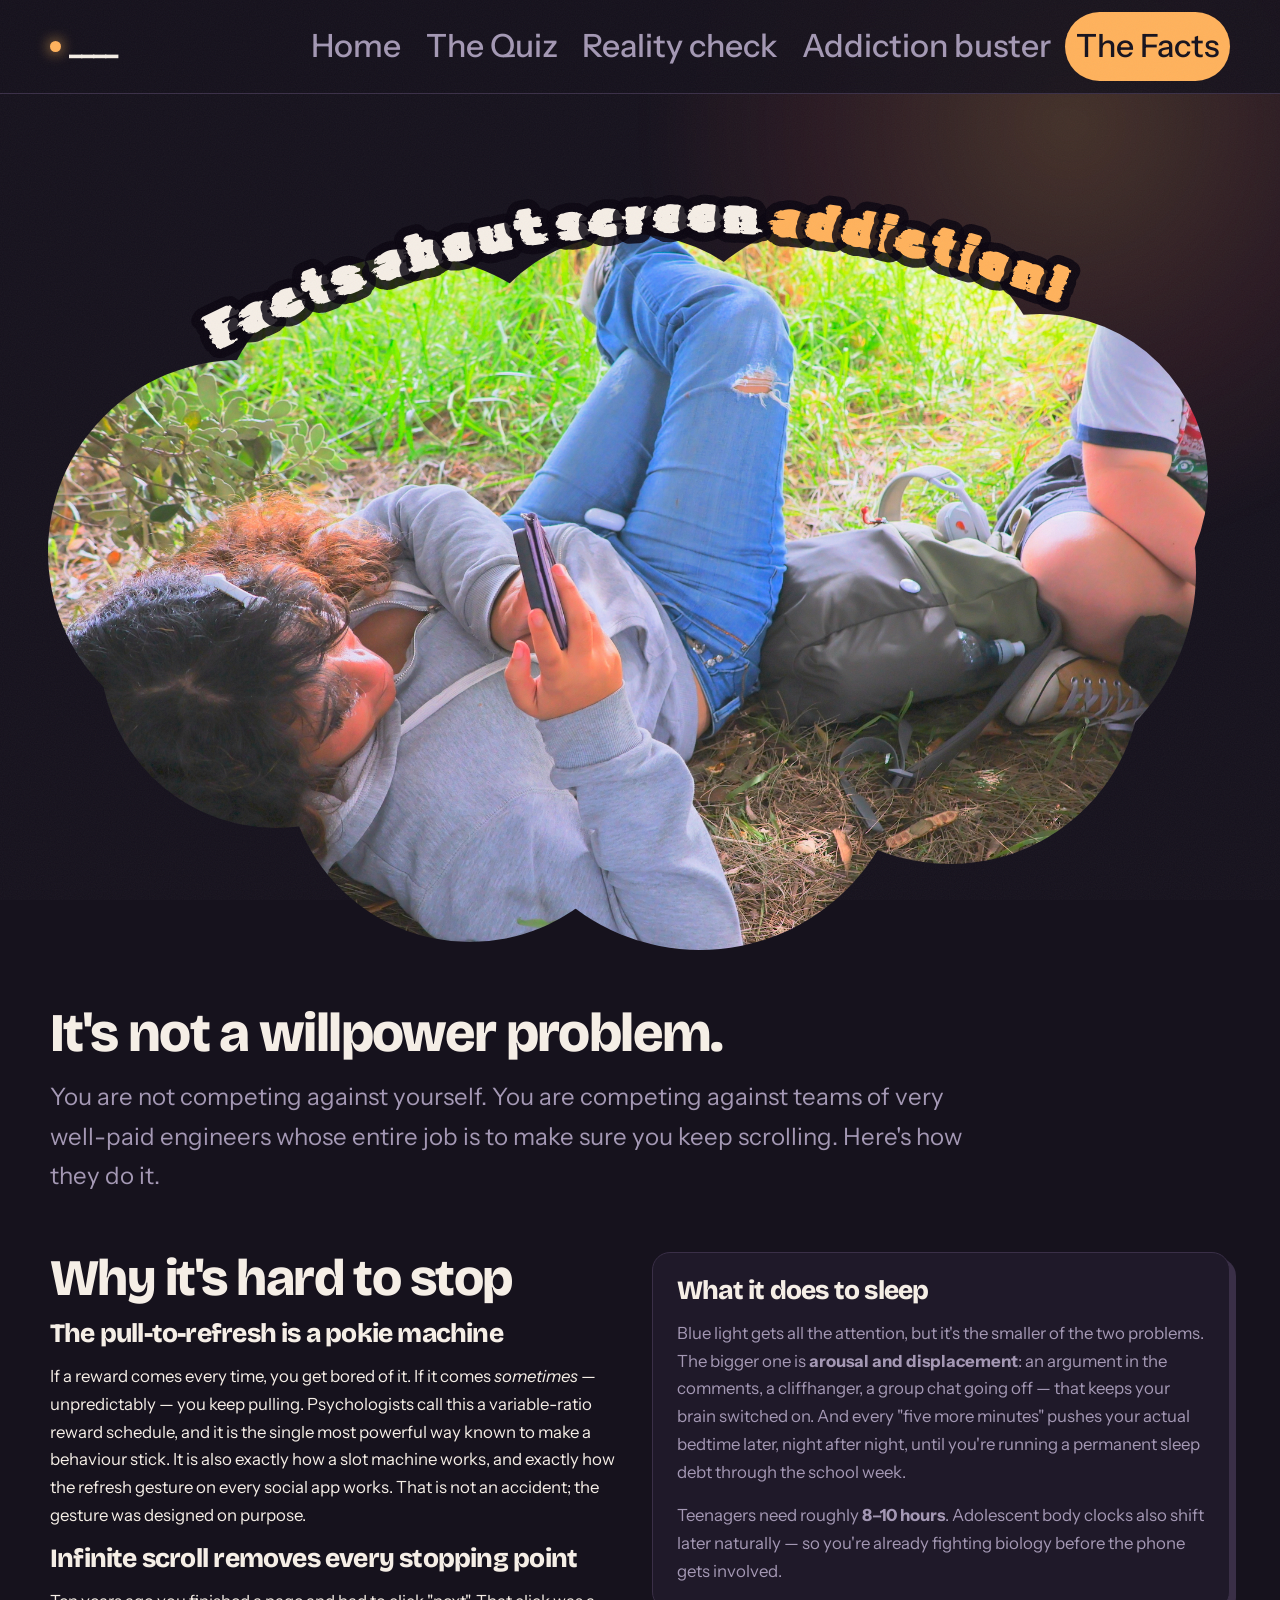
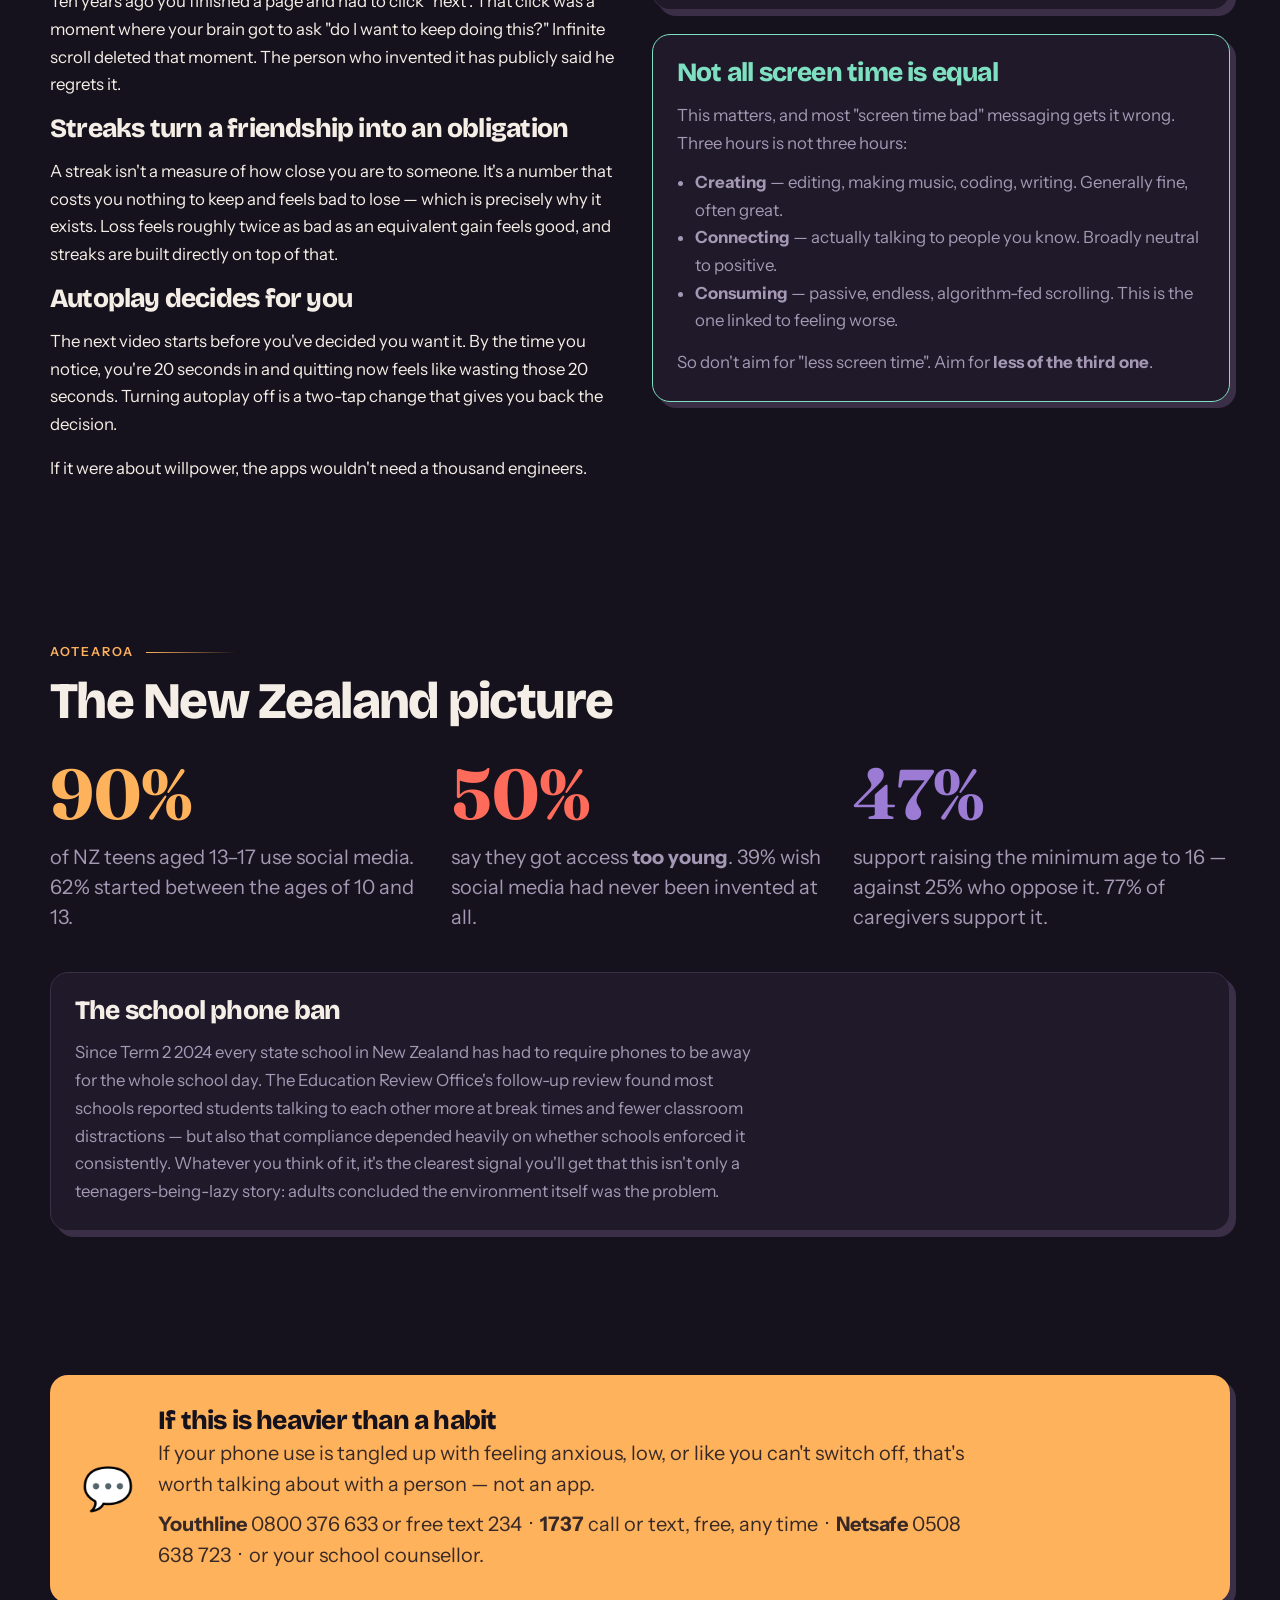
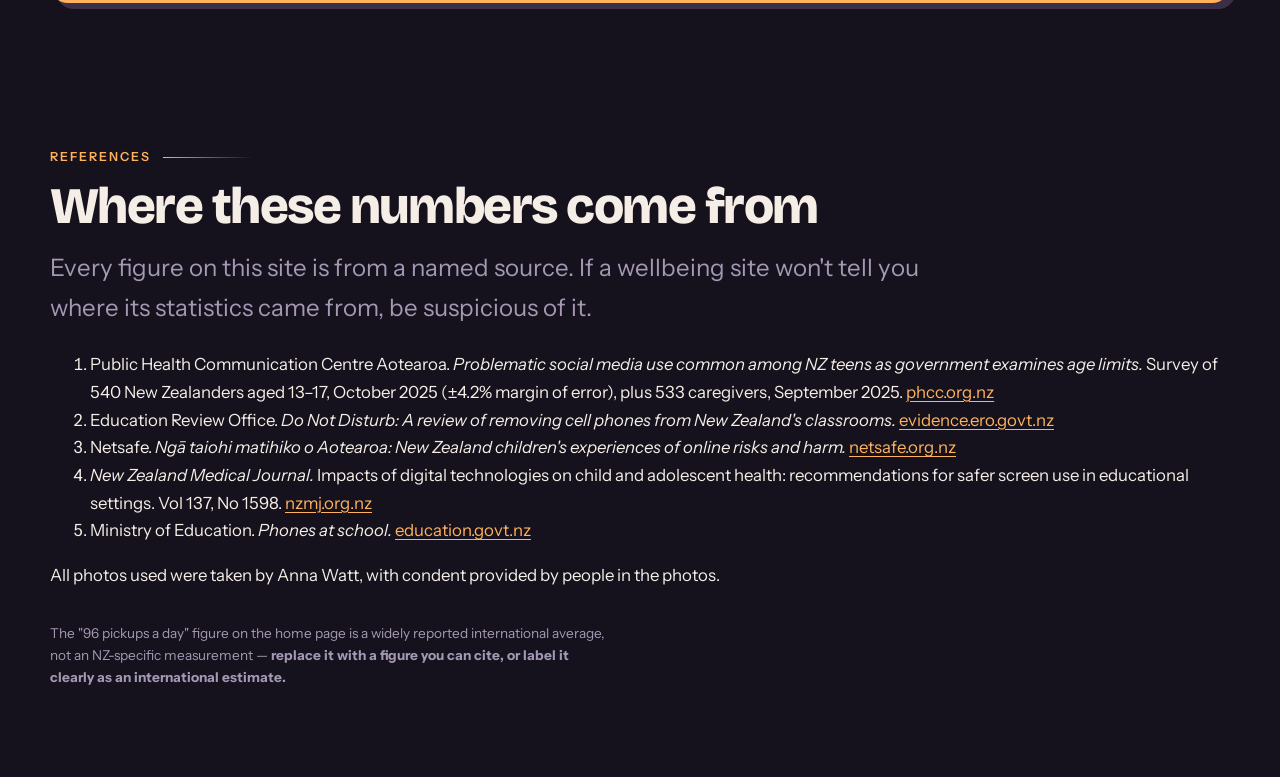
<file: The facts.html>
<!DOCTYPE html>
<html lang="en-NZ" data-theme="dark"><head>
<meta charset="UTF-8">
<meta name="viewport" content="width=device-width, initial-scale=1">
<title>The Facts</title>
<meta name="description" content="Why phones are hard to put down, what it does to sleep, and the New Zealand picture.">

<link rel="preconnect" href="https://fonts.googleapis.com">
<link rel="preconnect" href="https://fonts.gstatic.com" crossorigin="">
<link href="https://fonts.googleapis.com/css2?family=Bricolage+Grotesque:opsz,wght@12..96,400;12..96,700;12..96,800&amp;family=Instrument+Sans:wght@400;500;600&amp;family=Fraunces:opsz,wght@9..144,700&amp;family=Rubik+Glitch&amp;display=swap" rel="stylesheet">
<link rel="stylesheet" href="style.css">
</head>
<body>

<a class="skip-link" href="#main">Skip to content</a>

<header class="site-header">
  <div class="wrap">
    <a class="brand" href="index.html"><span class="brand-dot"></span>____</a>
    <nav class="nav" aria-label="Main">
      <a href="index.html">Home</a>
      <a href="The facts.html">The Quiz</a>
      <a href="Reality Check.html">Reality check</a>
      <a href="Addiction buster.html">Addiction buster</a>
      <a href="The facts.html" aria-current="page">The Facts</a>
    </nav>
  </div>
</header>

<main id="main">

  <section style="padding-bottom:var(--s3)">
    <div class="glow" aria-hidden="true"></div>
    <div class="wrap load-in">

      <div class="quiz-cloud">

        <h1 class="arc-eyebrow arc-facts">
          <span class="sr-only">Facts about screen addiction!</span>
          <svg viewBox="0 0 600 400" aria-hidden="true" focusable="false">
            <path id="factsArc" fill="none" d="M55,102 Q300,-37 545,76"/>
            <text class="arc-text">
              <textPath href="#factsArc" xlink:href="#factsArc"
                        startOffset="50%" text-anchor="middle"
                        >Facts&#160;about&#160;screen&#160;<tspan class="arc-hl">addiction!</tspan></textPath>
            </text>
          </svg>
        </h1>

        <div class="cloud-photo">
          <img src="teens on screens2.jpeg"
               alt="A teenager lying on the grass under a tree holding a phone above their face, with friends sitting nearby.">
        </div>

      </div>

      <h2 style="font-size:clamp(2rem,5vw,3.4rem)">It's not a willpower problem.</h2>
      <p class="lede">
        You are not competing against yourself. You are competing against teams of very well-paid
        engineers whose entire job is to make sure you keep scrolling. Here's how they do it.
      </p>
    </div>
  </section>

  <!-- ============================== WHY IT'S HARD ============================== -->
  <section style="padding-top:var(--s4)">
    <div class="wrap">
      <div class="grid grid-2" style="align-items:start">
        <div class="prose">
          <h2>Why it's hard to stop</h2>

          <h3>The pull-to-refresh is a pokie machine</h3>
          <p>
            If a reward comes every time, you get bored of it. If it comes <em>sometimes</em> — unpredictably —
            you keep pulling. Psychologists call this a variable-ratio reward schedule, and it is the single
            most powerful way known to make a behaviour stick. It is also exactly how a slot machine works,
            and exactly how the refresh gesture on every social app works. That is not an accident;
            the gesture was designed on purpose.
          </p>

          <h3>Infinite scroll removes every stopping point</h3>
          <p>
            Ten years ago you finished a page and had to click "next". That click was a moment where your brain
            got to ask "do I want to keep doing this?" Infinite scroll deleted that moment. The person who
            invented it has publicly said he regrets it.
          </p>

          <h3>Streaks turn a friendship into an obligation</h3>
          <p>
            A streak isn't a measure of how close you are to someone. It's a number that costs you nothing to keep
            and feels bad to lose — which is precisely why it exists. Loss feels roughly twice as bad as an
            equivalent gain feels good, and streaks are built directly on top of that.
          </p>

          <h3>Autoplay decides for you</h3>
          <p>
            The next video starts before you've decided you want it. By the time you notice, you're 20 seconds in
            and quitting now feels like wasting those 20 seconds. Turning autoplay off is a two-tap change that
            gives you back the decision.
          </p>

          <p class="pull">If it were about willpower, the apps wouldn't need a thousand engineers.</p>
        </div>

        <div style="display:grid;gap:var(--s4)">
          <div class="card card-hard">
            <h3>What it does to sleep</h3>
            <p style="color:var(--muted)">
              Blue light gets all the attention, but it's the smaller of the two problems. The bigger one is
              <strong>arousal and displacement</strong>: an argument in the comments, a cliffhanger, a group chat
              going off — that keeps your brain switched on. And every "five more minutes" pushes your actual
              bedtime later, night after night, until you're running a permanent sleep debt through the school week.
            </p>
            <p style="color:var(--muted);margin-bottom:0">
              Teenagers need roughly <strong>8–10 hours</strong>. Adolescent body clocks also shift later naturally —
              so you're already fighting biology before the phone gets involved.
            </p>
          </div>

          <div class="card card-hard" style="border-color:var(--mint)">
            <h3 style="color:var(--mint)">Not all screen time is equal</h3>
            <p style="color:var(--muted);margin-bottom:.7rem">
              This matters, and most "screen time bad" messaging gets it wrong. Three hours is not three hours:
            </p>
            <ul style="color:var(--muted);padding-left:1.1rem;margin:0">
              <li><strong>Creating</strong> — editing, making music, coding, writing. Generally fine, often great.</li>
              <li><strong>Connecting</strong> — actually talking to people you know. Broadly neutral to positive.</li>
              <li><strong>Consuming</strong> — passive, endless, algorithm-fed scrolling. This is the one linked to
                  feeling worse.</li>
            </ul>
            <p style="color:var(--muted);margin:.9rem 0 0">
              So don't aim for "less screen time". Aim for <strong>less of the third one</strong>.
            </p>
          </div>
        </div>
      </div>
    </div>
  </section>

  <!-- ============================== NZ PICTURE ============================== -->
  <section>
    <div class="wrap">
      <p class="eyebrow">Aotearoa</p>
      <h2 style="margin-bottom:2rem">The New Zealand picture</h2>

      <div class="grid grid-3">
        <div class="stat reveal">
          <div class="stat-num" data-count="90" data-suffix="%">90%</div>
          <p>of NZ teens aged 13–17 use social media. 62% started between the ages of 10 and 13.</p>
        </div>
        <div class="stat reveal">
          <div class="stat-num" data-count="50" data-suffix="%">50%</div>
          <p>say they got access <strong>too young</strong>. 39% wish social media had never been invented at all.</p>
        </div>
        <div class="stat reveal">
          <div class="stat-num" data-count="47" data-suffix="%">47%</div>
          <p>support raising the minimum age to 16 — against 25% who oppose it. 77% of caregivers support it.</p>
        </div>
      </div>

      <div class="card card-hard" style="margin-top:2.5rem">
        <h3>The school phone ban</h3>
        <p style="color:var(--muted);margin-bottom:0">
          Since Term 2 2024 every state school in New Zealand has had to require phones to be away
          for the whole school day. The Education Review Office's follow-up review found most schools
          reported students talking to each other more at break times and fewer classroom distractions —
          but also that compliance depended heavily on whether schools enforced it consistently.
          Whatever you think of it, it's the clearest signal you'll get that this isn't only a
          teenagers-being-lazy story: adults concluded the environment itself was the problem.
        </p>
      </div>
    </div>
  </section>

  <!-- ============================== HELP ============================== -->
  <section>
    <div class="wrap">
      <div class="band">
        <span class="lock" aria-hidden="true">💬</span>
        <div style="flex:1;min-width:280px">
          <h3>If this is heavier than a habit</h3>
          <p style="margin-bottom:.6rem">
            If your phone use is tangled up with feeling anxious, low, or like you can't switch off,
            that's worth talking about with a person — not an app.
          </p>
          <p style="margin:0">
            <strong>Youthline</strong> 0800 376 633 or free text 234 &nbsp;·&nbsp;
            <strong>1737</strong> call or text, free, any time &nbsp;·&nbsp;
            <strong>Netsafe</strong> 0508 638 723 &nbsp;·&nbsp; or your school counsellor.
          </p>
        </div>
      </div>
    </div>
  </section>

  <!-- ============================== SOURCES ============================== -->
  <section id="sources">
    <div class="wrap">
      <p class="eyebrow">References</p>
      <h2>Where these numbers come from</h2>
      <p class="lede" style="margin-bottom:1.5rem">
        Every figure on this site is from a named source. If a wellbeing site won't tell you where its
        statistics came from, be suspicious of it.
      </p>

      <ol class="refs">
        <li>
          Public Health Communication Centre Aotearoa. <em>Problematic social media use common among NZ teens
          as government examines age limits.</em> Survey of 540 New Zealanders aged 13–17, October 2025
          (±4.2% margin of error), plus 533 caregivers, September 2025.
          <a href="https://www.phcc.org.nz/briefing/problematic-social-media-use-common-among-nz-teens-government-examines-age-limits">phcc.org.nz</a>
        </li>
        <li>
          Education Review Office. <em>Do Not Disturb: A review of removing cell phones from New Zealand's
          classrooms.</em>
          <a href="https://www.evidence.ero.govt.nz/documents/do-not-disturb-a-review-of-removing-cell-phones-from-new-zealand-s-classrooms-summary">evidence.ero.govt.nz</a>
        </li>
        <li>
          Netsafe. <em>Ngā taiohi matihiko o Aotearoa: New Zealand children's experiences of online risks
          and harm.</em>
          <a href="https://netsafe.org.nz/our-work/reports-and-research">netsafe.org.nz</a>
        </li>
        <li>
          <em>New Zealand Medical Journal.</em> Impacts of digital technologies on child and adolescent health:
          recommendations for safer screen use in educational settings. Vol 137, No 1598.
          <a href="https://nzmj.org.nz/journal/vol-137-no-1598/impacts-of-digital-technologies-on-child-and-adolescent-health-recommendations-for-safer-screen-use-in-educational-settings">nzmj.org.nz</a>
        </li>
        <li>
          Ministry of Education. <em>Phones at school.</em>
          <a href="https://www.education.govt.nz/education-professionals/schools-year-0-13/administration-and-management/phones-school">education.govt.nz</a>
        </li>
      </ol>
        <p>All photos used were taken by Anna Watt, with condent provided by people in the photos.</p>

      <p style="font-size:.85rem;color:var(--muted);margin-top:2rem">
        The "96 pickups a day" figure on the home page is a widely reported international average, not an
        NZ-specific measurement — <strong>replace it with a figure you can cite, or label it clearly as an
        international estimate.</strong>
      </p>

    </div>
  </section>

</main>

</body></html>
</file>
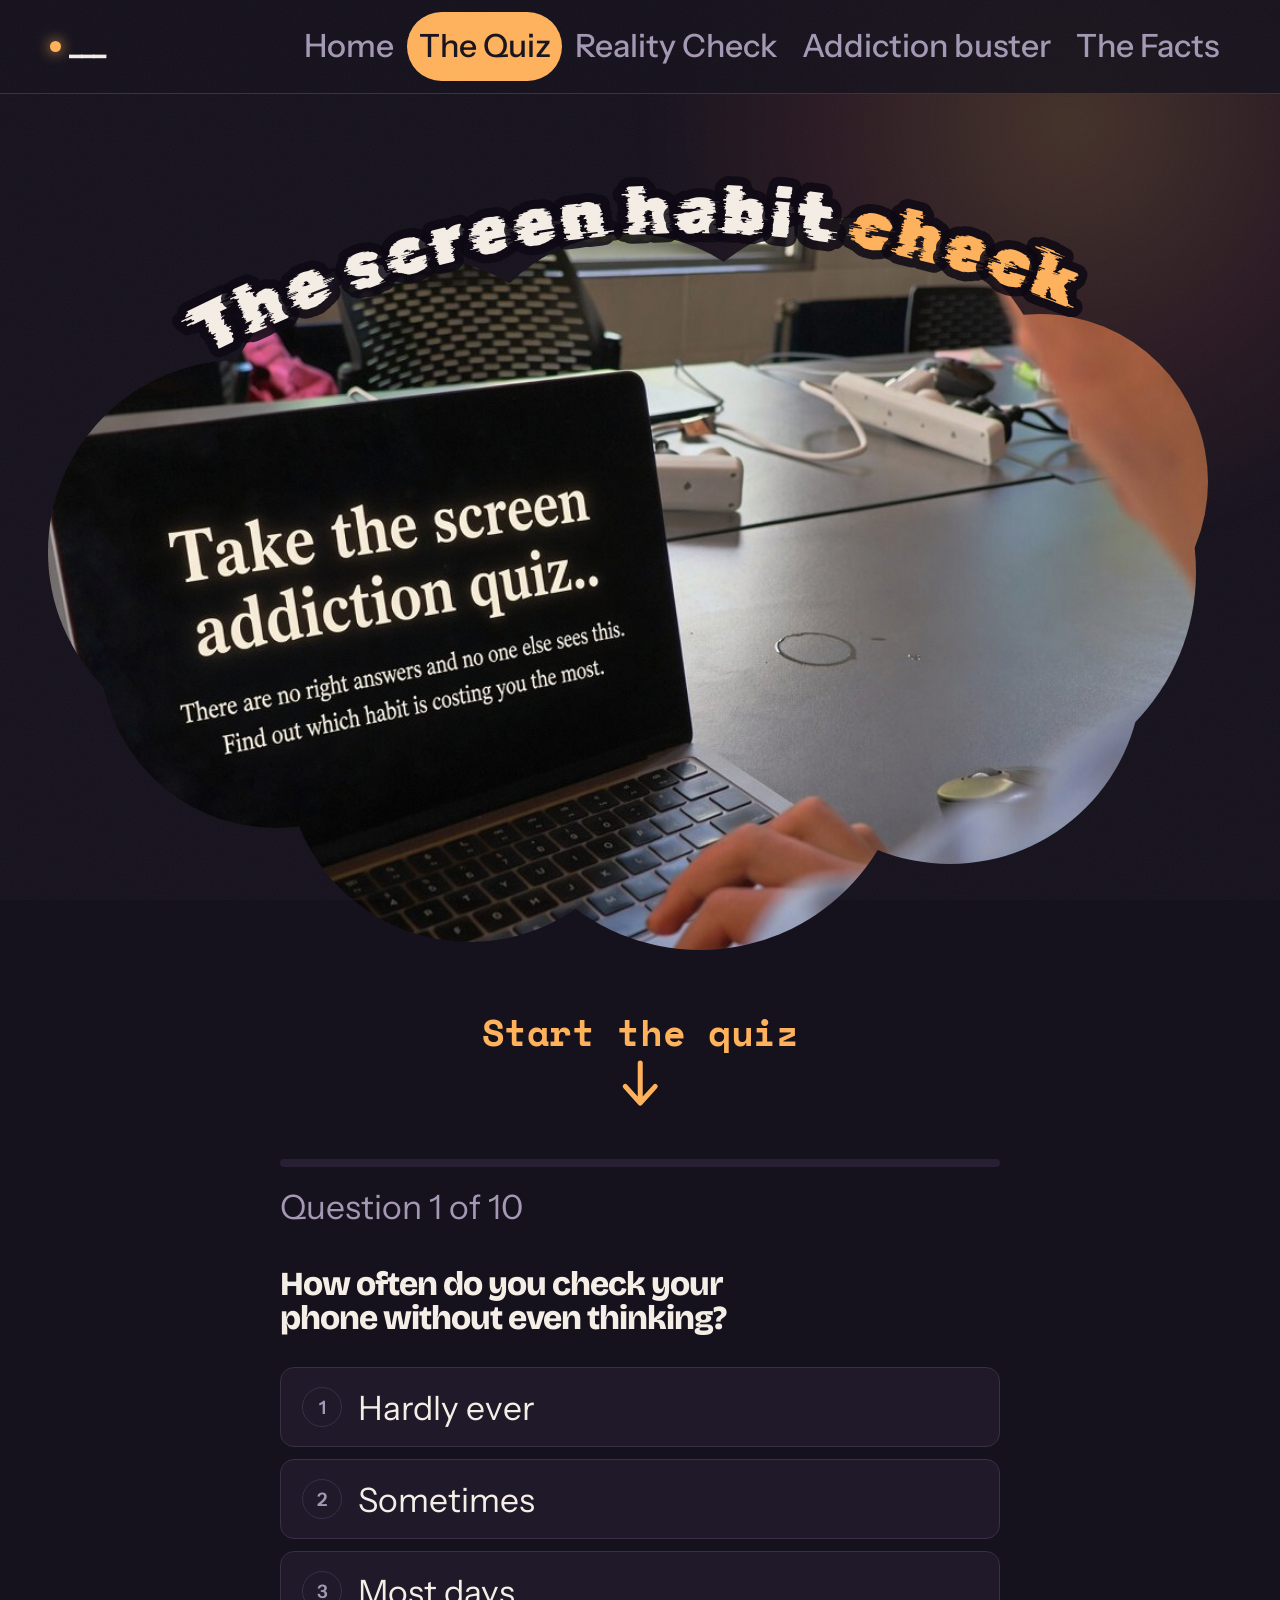
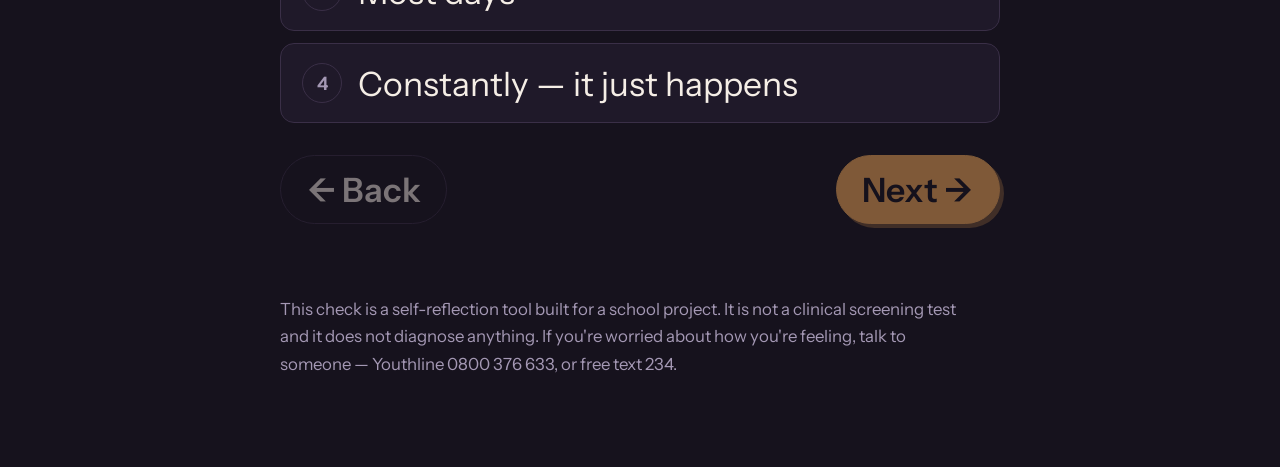
<file: The Quiz.html>
<!DOCTYPE html>
<html lang="en-NZ" data-theme="dark">
<head>
<meta charset="UTF-8">
<meta name="viewport" content="width=device-width, initial-scale=1">
<title>The Screen Habit Check </title>
<meta name="description" content="Ten questions, ninety seconds. Find out what your phone habits actually look like.">

<link rel="preconnect" href="https://fonts.googleapis.com">
<link rel="preconnect" href="https://fonts.gstatic.com" crossorigin>
<link href="https://fonts.googleapis.com/css2?family=Bricolage+Grotesque:opsz,wght@12..96,400;12..96,700;12..96,800&family=Instrument+Sans:wght@400;500;600&family=Fraunces:opsz,wght@9..144,700&family=Rubik+Glitch&family=Space+Mono:wght@400;700&display=swap" rel="stylesheet">
<link rel="stylesheet" href="style.css">
</head>
<body>

<a class="skip-link" href="#main">Skip to content</a>

<header class="site-header">
  <div class="wrap">
    <a class="brand" href="index.html"><span class="brand-dot"></span>___</a>
    <nav class="nav" aria-label="Main">
      <a href="index.html">Home</a>
      <a href="The Quiz.html" aria-current="page">The Quiz</a>
      <a href="Reality Check.html">Reality Check</a>
      <a href="Addiction buster.html">Addiction buster</a>
      <a href="The facts.html">The Facts</a>
    </nav>
  </div>
</header>

<main id="main">
  <section style="padding-bottom:var(--s4)">
    <div class="glow" aria-hidden="true"></div>
    <div class="wrap">
      <div class="quiz-shell load-in">

        <div class="quiz-cloud">

          <p class="arc-eyebrow">
            <span class="sr-only">The Screen Habit Check</span>
            <svg viewBox="0 0 600 400" aria-hidden="true" focusable="false">

              <path id="quizArc" fill="none" d="M55,102 Q300,-37 545,76"/>
              <text class="arc-text">
                <textPath href="#quizArc" xlink:href="#quizArc"
                          startOffset="50%" text-anchor="middle"
                          >The&#160;screen&#160;habit&#160;<tspan class="arc-hl">check</tspan></textPath>
              </text>
            </svg>
          </p>

          <h1 class="cloud-photo">
            <img src="quiz-cloud.jpg"
                 alt="Take the screen addiction quiz. There are no right answers and no one else sees this. Find out which habit is costing you the most.">
          </h1>

        </div>

        <h2 class="quiz-cue">
          Start the quiz
          <svg class="quiz-cue-arrow" viewBox="0 0 24 32" aria-hidden="true" focusable="false">
            <path d="M12 3 V25 M3 17 L12 27 L21 17" fill="none"
                  stroke="currentColor" stroke-width="3"
                  stroke-linecap="round" stroke-linejoin="round"/>
          </svg>
        </h2>
      </div>
    </div>
  </section>

  <section id="quiz" style="padding-top:var(--s4)">
    <div class="wrap">
      <div class="quiz-shell">

        <!-- ---------- the quiz itself ---------- -->
        <div id="quiz-active">
          <div class="progress">
            <div class="progress-bar" id="progress-bar"></div>
          </div>
          <div class="progress-meta">
            <span id="q-count">Question 1 of 10</span>
          </div>

          <h2 class="q-text" id="q-text" tabindex="-1">Loading…</h2>

          <div class="options" id="options" role="group" aria-label="Answer options"></div>

          <div class="quiz-nav">
            <button class="btn btn-ghost" type="button" id="btn-back">← Back</button>
            <button class="btn btn-primary" type="button" id="btn-next" disabled>Next →</button>
          </div>
        </div>

        <!-- ---------- results, injected by quiz.js ---------- -->
        <div id="results" hidden tabindex="-1" role="region" aria-live="polite" aria-label="Your result"></div>

      </div>
    </div>
  </section>

  <section style="padding-top:0">
    <div class="wrap">
      <div class="quiz-shell">
        <p style="font-size:1 rem ;color:var(--muted)">
          This check is a self-reflection tool built for a school project. It is not a clinical
          screening test and it does not diagnose anything. If you're worried about how you're
          feeling, talk to someone — Youthline 0800 376 633, or free text 234.
        </p>
      </div>
    </div>
  </section>
</main>

<script src="js/app.js"></script>
<script src="js/questions.js"></script>
<script src="js/quiz.js"></script>
</body>
</html>
</file>
<file: style.css>
/* ==== style.css ==== */

:root {
  --ink:    #16121D;
  --night:  #1F1929;
  --raised: #271F33;
  --edge:   #3A2F47;
  --cream:  #F5EEE6;
  --muted:  #A498B4;

  --amber:  #FFB25C;
  --coral:  #FF6B5B;
  --mint:   #7EE0C0;
  --violet: #9B7BD4;

  --on-accent: #16121D;

  /* ---- Type */
  --display: "Bricolage Grotesque", "Trebuchet MS", sans-serif;
  --body:    "Instrument Sans", "Segoe UI", sans-serif;
  --figure:  "Fraunces", Georgia, serif;

  /* ---- Spacing scale. */
  --s1: 0.5rem;  --s2: 0.75rem; --s3: 1rem;   --s4: 1.5rem;
  --s5: 2rem;    --s6: 3rem;    --s7: 4.5rem; --s8: 7rem;

  --radius: 18px;
  --maxw: 1180px;

  --shadow-hard: 6px 6px 0 var(--edge);
}

/* ==== BASE == */

*, *::before, *::after { box-sizing: border-box; }

html {
  scroll-behavior: smooth;
  -webkit-text-size-adjust: 100%;
  overflow-x: hidden;
}

body {
  margin: 0;
  background: var(--ink);
  color: var(--cream);
  font-family: var(--body);
  font-size: 1.05rem;
  line-height: 1.65;
  -webkit-font-smoothing: antialiased;
  overflow-x: hidden;
}

h1, h2, h3, h4 {
  font-family: var(--display);
  font-weight: 800;
  letter-spacing: -0.03em;
  line-height: 1.02;
  margin: 0 0 var(--s3);
  text-wrap: balance;
}

h1 { font-size: clamp(2.6rem, 7vw, 5.2rem); }
h2 { font-size: clamp(2rem, 4.4vw, 3.2rem); }
h3 { font-size: clamp(1.25rem, 2.2vw, 1.65rem); }

p { margin: 0 0 var(--s3); max-width: 62ch; }

a { color: var(--amber); text-decoration-thickness: 1px; text-underline-offset: 3px; }
a:hover { color: var(--cream); }

img, svg { max-width: 100%; }

:focus-visible {
  outline: 3px solid var(--amber);
  outline-offset: 3px;
  border-radius: 4px;
}

.sr-only {
  position: absolute; width: 1px; height: 1px;
  padding: 0; margin: -1px; overflow: hidden;
  clip: rect(0 0 0 0); white-space: nowrap; border: 0;
}

.skip-link {
  position: absolute; left: var(--s3); top: -100px;
  background: var(--amber); color: var(--on-accent);
  padding: var(--s2) var(--s4); border-radius: 0 0 12px 12px;
  font-weight: 600; z-index: 200; transition: top 0.2s;
}
.skip-link:focus { top: 0; }

body::after {
  content: "";
  position: fixed; inset: 0;
  pointer-events: none;
  z-index: 100;
  opacity: 0.045;
  background-image: url("data:image/svg+xml,%3Csvg xmlns='http://www.w3.org/2000/svg' width='200' height='200'%3E%3Cfilter id='n'%3E%3CfeTurbulence type='fractalNoise' baseFrequency='0.85' numOctaves='3'/%3E%3C/filter%3E%3Crect width='200' height='200' filter='url(%23n)'/%3E%3C/svg%3E");
}

.wrap { width: min(100% - 2.5rem, var(--maxw)); margin-inline: auto; }

section { position: relative; padding-block: var(--s7); overflow-x: clip; }

.eyebrow {
  font-family: var(--body);
  font-size: 0.78rem;
  font-weight: 600;
  letter-spacing: 0.16em;
  text-transform: uppercase;
  color: var(--amber);
  margin-bottom: var(--s2);
  display: flex; align-items: center; gap: var(--s2);
}
.eyebrow::after {
  content: ""; height: 1px; flex: 1; max-width: 90px;
  background: linear-gradient(90deg, var(--amber), transparent);
}

.lede { font-size: 1.50rem; color: var(--muted); max-width: 58ch; }

.grid { display: grid; gap: var(--s4); }
.grid-3 { grid-template-columns: repeat(auto-fit, minmax(260px, 1fr)); }
.grid-2 { grid-template-columns: repeat(auto-fit, minmax(320px, 1fr)); }

.site-header {
  position: sticky; top: 0; z-index: 90;

  background: color-mix(in srgb, var(--ink) 86%, transparent);
  backdrop-filter: blur(14px);
  border-bottom: 1px solid var(--edge);
}
.site-header .wrap {
  display: flex; align-items: center; justify-content: space-between;
  gap: var(--s4); padding-block: var(--s2);
}

.brand {
  font-family: var(--display); font-weight: 800; font-size: 1.4rem;
  letter-spacing: -0.04em; color: var(--cream); text-decoration: none;
  display: flex; align-items: center; gap: 0.5rem;
}
.brand-dot {
  width: 11px; height: 11px; border-radius: 50%;
  background: var(--amber);
  box-shadow: 0 0 14px var(--amber);
}

.nav { display: flex; gap: var(--s1); align-items: center; }
.nav a {
  color: var(--muted); text-decoration: none;
  font-size: 0.94rem; font-weight: 500;
  padding: 0.45rem 0.8rem; border-radius: 999px;
  transition: color 0.2s, background 0.2s;
}
.nav a:hover { color: var(--cream); background: var(--raised); }

.nav a[aria-current="page"] { color: var(--on-accent); background: var(--amber); }

.btn {
  display: inline-flex; align-items: center; justify-content: center; gap: 0.55rem;
  font-family: var(--body); font-weight: 600; font-size: 1rem;
  padding: 0.85rem 1.6rem;
  min-height: 48px;
  border-radius: 999px;
  border: 1px solid var(--edge);
  background: var(--raised); color: var(--cream);
  text-decoration: none; cursor: pointer;
  transition: transform 0.18s, box-shadow 0.18s, background 0.18s;
}
.btn:hover { transform: translateY(-2px); color: var(--cream); }
.btn:active { transform: translateY(0); }
.btn:disabled { opacity: 0.45; cursor: not-allowed; transform: none; }

.btn-primary {
  background: var(--amber); color: var(--on-accent); border-color: var(--amber);
  box-shadow: 4px 4px 0 color-mix(in srgb, var(--amber) 40%, var(--ink));
}
.btn-primary:hover {
  color: var(--on-accent);
  box-shadow: 2px 2px 0 color-mix(in srgb, var(--amber) 40%, var(--ink));
}
.btn-ghost { background: transparent; }

.btn-row { display: flex; flex-wrap: wrap; gap: var(--s2); }

.card {
  background: var(--night);
  border: 1px solid var(--edge);
  border-radius: var(--radius);
  padding: var(--s4);
  position: relative;
}
.card-hard { box-shadow: var(--shadow-hard); }

.band {
  background: var(--amber); color: var(--on-accent);
  border-radius: var(--radius); padding: var(--s5);
  display: flex; align-items: center; gap: var(--s4); flex-wrap: wrap;
  box-shadow: var(--shadow-hard);
}
.band h3 { margin: 0 0 0.25rem; color: var(--on-accent); }
.band p  { margin: 0; color: var(--on-accent); opacity: 0.85; }
.band .lock { font-size: 2.6rem; line-height: 1; }

.flip-hint {
  display: block; font-size: 0.72rem; letter-spacing: 0.1em;
  text-transform: uppercase; color: var(--amber);
}

/* ==========HERO - PICKUP COUNTER */

.hero { padding-block: var(--s8) var(--s7); overflow: hidden; }

.hero-inner {
  display: grid; grid-template-columns: 1.35fr 0.65fr;
  gap: var(--s6); align-items: center;
  position: relative; z-index: 1;
}

.hero h1 .hl { color: var(--amber); position: relative; white-space: nowrap; }

.hero h1 .hl::after {
  content: ""; position: absolute;
  left: 0; right: 0; bottom: -0.06em; height: 0.12em;
  background: var(--amber); opacity: 0.35;
  border-radius: 999px;
  transform: rotate(-0.6deg);
}

.counter-block { text-align: center; }
.counter-num {
  font-family: var(--figure);
  font-size: clamp(5rem, 13vw, 9rem);
  font-weight: 700; line-height: 0.85;
  color: var(--amber);
  text-shadow: 0 0 60px color-mix(in srgb, var(--amber) 45%, transparent);
  font-variant-numeric: tabular-nums;
}
.counter-label {
  font-size: 0.8rem; letter-spacing: 0.15em; text-transform: uppercase;
  color: var(--muted); margin-top: var(--s2);
}

.stat { text-align: left; }
.stat-num {
  font-family: var(--figure); font-weight: 700;
  font-size: clamp(3rem, 6vw, 4.4rem); line-height: 1;
  color: var(--amber); font-variant-numeric: tabular-nums;
}

.stat:nth-child(2) .stat-num { color: var(--coral); }
.stat:nth-child(3) .stat-num { color: var(--violet); }
.stat p { color: var(--muted); margin: var(--s2) 0 0; font-size: 0.98rem; }

.step { position: relative; overflow: hidden; }
.step .ghost-num {
  position: absolute; top: -2.2rem; right: -0.5rem;
  font-family: var(--display); font-weight: 800; font-size: 8rem;
  color: var(--cream); opacity: 0.05;
  pointer-events: none; line-height: 1;
}

.steps { align-items: start; }
.steps .step:nth-child(2) { margin-top: var(--s4); }
.steps .step:nth-child(3) { margin-top: calc(var(--s4) * 2); }

/* ====FOOTER */

.site-footer {
  border-top: 1px solid var(--edge);
  padding-block: var(--s6) var(--s5);
  color: var(--muted); font-size: 0.9rem;
}
.site-footer h4 { font-size: 1rem; color: var(--cream); margin-bottom: var(--s2); }
.site-footer ul { list-style: none; padding: 0; margin: 0; }
.site-footer li { margin-bottom: 0.35rem; }
.footer-bottom {
  margin-top: var(--s5); padding-top: var(--s4);
  border-top: 1px solid var(--edge); font-size: 0.82rem;
}

/* ====MOTION & SCROLL REVEALS */

@keyframes riseIn {
  from { opacity: 0; transform: translateY(26px); }
  to   { opacity: 1; transform: none; }
}
.load-in > * { animation: riseIn 0.8s cubic-bezier(0.2, 0.7, 0.3, 1) both; }
.load-in > *:nth-child(1) { animation-delay: 0.05s; }
.load-in > *:nth-child(2) { animation-delay: 0.12s; }
.load-in > *:nth-child(3) { animation-delay: 0.19s; }
.load-in > *:nth-child(4) { animation-delay: 0.26s; }
.load-in > *:nth-child(5) { animation-delay: 0.33s; }

@media (prefers-reduced-motion: reduce) {
  *, *::before, *::after {
    animation-duration: 0.001ms !important;
    animation-iteration-count: 1 !important;
    transition-duration: 0.001ms !important;
    scroll-behavior: auto !important;
  }
  .reveal { opacity: 1; transform: none; }
}

/* ====RESPONSIVE for mobile etc devices */

@media (max-width: 900px) {
  .hero-inner { grid-template-columns: 1fr; gap: var(--s5); }
  .counter-block { order: -1; }
  .steps .step { margin-top: 0 !important; }
}

/* ---- Phones */
@media (max-width: 640px) {
  :root { --s7: 3.2rem; --s8: 4rem; }

  .site-header .wrap { flex-wrap: wrap; gap: var(--s2); }
  .nav {
    order: 3; flex: 0 0 100%;
    overflow-x: auto; -webkit-overflow-scrolling: touch;
    padding-bottom: 0.4rem; scrollbar-width: none;
  }
  .nav::-webkit-scrollbar { display: none; }
  .nav a { white-space: nowrap; flex: 0 0 auto; }

  .band { flex-direction: column; align-items: flex-start; }

  .btn { width: 100%; }
  .btn-row .btn { width: auto; flex: 1 1 auto; }
}

@media print {
  .site-header, .site-footer, .btn, body::after, .glow { display: none !important; }
  body { background: #fff; color: #000; }
}

/*========================== images cycle ====================== */

.slideshow {
  position: relative;
  aspect-ratio: 4 / 3;
  border-radius: var(--radius);
  overflow: hidden;
  border: 1px solid var(--edge);
  box-shadow: var(--shadow-hard);
  background: var(--night);
}

.slideshow img {
  position: absolute;
  inset: 0;
  width: 100%;
  height: 100%;
  object-fit: cover;
  opacity: 0;
  animation: slideFade 21s infinite;
}

@keyframes slideFade {
  0%     { opacity: 0; }
  2.9%   { opacity: 1; }
  14.3%  { opacity: 1; }
  17.1%  { opacity: 0; }
  100%   { opacity: 0; }
}

.slideshow img:nth-of-type(1) { animation-delay:  0s; }
.slideshow img:nth-of-type(2) { animation-delay:  3s; }
.slideshow img:nth-of-type(3) { animation-delay:  6s; }
.slideshow img:nth-of-type(4) { animation-delay:  9s; }
.slideshow img:nth-of-type(5) { animation-delay: 12s; }
.slideshow img:nth-of-type(6) { animation-delay: 15s; }
.slideshow img:nth-of-type(7) { animation-delay: 18s; }

.slideshow:has(.slideshow-dots:hover) img,
.slideshow-dots:hover span { animation-play-state: paused; }

.slideshow-dots {
  position: absolute;
  left: 50%; transform: translateX(-50%); bottom: 12px;
  display: flex; justify-content: center; gap: 7px;
  padding: 9px 13px;
  border-radius: 999px;
  z-index: 2;
}

.slideshow-dots span {
  width: 8px; height: 8px;
  border-radius: 50%;
  background: rgba(255, 255, 255, 0.35);
  box-shadow: 0 0 0 1px rgba(0, 0, 0, 0.35);
  animation: dotOn 21s infinite;
}

@keyframes dotOn {
  0%     { background: rgba(255, 255, 255, 0.35); transform: scale(1); }
  2.9%   { background: var(--amber);              transform: scale(1.3); }
  14.3%  { background: var(--amber);              transform: scale(1.3); }
  17.1%  { background: rgba(255, 255, 255, 0.35); transform: scale(1); }
  100%   { background: rgba(255, 255, 255, 0.35); transform: scale(1); }
}

.slideshow-dots span:nth-child(1) { animation-delay:  0s; }
.slideshow-dots span:nth-child(2) { animation-delay:  3s; }
.slideshow-dots span:nth-child(3) { animation-delay:  6s; }
.slideshow-dots span:nth-child(4) { animation-delay:  9s; }
.slideshow-dots span:nth-child(5) { animation-delay: 12s; }
.slideshow-dots span:nth-child(6) { animation-delay: 15s; }
.slideshow-dots span:nth-child(7) { animation-delay: 18s; }

@media (prefers-reduced-motion: reduce) {
  .slideshow img,
  .slideshow-dots span { animation: none; }
  .slideshow img:nth-of-type(1)     { opacity: 1; }
  .slideshow-dots span:nth-child(1) { background: var(--amber); }
}

/*====================================================================The quiz =*/
.glow {
  position: absolute;
  width: 900px; height: 900px;
  top: -420px; right: -240px;
  background: radial-gradient(circle,
                rgba(255, 178, 92, 0.20) 0%,
                rgba(255, 107, 91, 0.09) 38%,
                transparent 68%);
  pointer-events: none; z-index: 0;
  filter: blur(10px);
}

.chip {
  display: inline-flex; align-items: center; gap: 0.4rem;
  padding: 0.3rem 0.8rem; border-radius: 999px;
  font-size: 0.8rem; font-weight: 600;
  background: var(--raised); border: 1px solid var(--edge); color: var(--muted);
}

/* ---- The quiz column ---- */
.quiz-shell { max-width: 720px; margin-inline: auto; }

/* ---- Progress bar ---- */
.progress {
  height: 8px; background: var(--raised); border-radius: 999px;
  overflow: hidden; margin-bottom: var(--s2);
}
.progress-bar {
  height: 100%; width: 0;
  background: linear-gradient(90deg, var(--amber), var(--coral));
  border-radius: 999px;
  transition: width 0.4s cubic-bezier(0.4, 0, 0.2, 1);
}
.progress-meta {
  display: flex; justify-content: space-between;
  font-size: 0.85rem; color: var(--muted); margin-bottom: var(--s5);
}

/* ---- The question ---- */
.q-text { font-size: clamp(1.5rem, 3.4vw, 2.1rem); margin-bottom: var(--s5); }
.q-dim  { color: var(--muted); font-size: 0.85rem; }

/* ---- The four answer buttons ---- */
.options { display: grid; gap: var(--s2); }

.option {
  display: flex; align-items: center; gap: var(--s3);
  width: 100%; text-align: left;
  background: var(--night); border: 1px solid var(--edge);
  color: var(--cream); font-family: var(--body); font-size: 1.02rem;
  padding: var(--s3) var(--s4);
  min-height: 60px;
  border-radius: 14px; cursor: pointer;
  transition: border-color 0.18s, background 0.18s, transform 0.18s;
}
.option:hover { border-color: var(--amber); transform: translateX(4px); }

.option[aria-pressed="true"] {
  border-color: var(--amber);
  background: color-mix(in srgb, var(--amber) 14%, var(--night));
}

.option .key {
  flex: 0 0 30px; height: 30px; border-radius: 50%;
  border: 1px solid var(--edge); display: grid; place-items: center;
  font-size: 0.8rem; font-weight: 600; color: var(--muted);
}
.option[aria-pressed="true"] .key {
  background: var(--amber); color: var(--on-accent); border-color: var(--amber);
}

.quiz-nav { display: flex; justify-content: space-between; margin-top: var(--s5); }

kbd {
  font-family: var(--body); font-size: 0.78rem;
  background: var(--raised); border: 1px solid var(--edge);
  border-radius: 5px; padding: 1px 6px;
}

/* ==== THE RESULTS SCREEN ==== */

/* ---- The score dial ----------------------------------------------- */
.dial-wrap { display: grid; place-items: center; position: relative; }
.dial { transform: rotate(-90deg); }
.dial-track { stroke: var(--raised); }
.dial-fill  {
  stroke-linecap: round;
  transition: stroke-dashoffset 1.1s cubic-bezier(0.4, 0, 0.2, 1);
}
.dial-text {
  position: absolute; text-align: center;
  font-family: var(--figure); font-weight: 700;
  font-size: 3rem; line-height: 1;
}
.dial-text small {
  display: block; font-family: var(--body); font-size: 0.75rem;
  font-weight: 500; color: var(--muted);
  letter-spacing: 0.1em; text-transform: uppercase;
}

.dim-bar { margin-bottom: var(--s3); }
.dim-bar .row {
  display: flex; justify-content: space-between;
  font-size: 0.9rem; margin-bottom: 0.3rem;
}
.dim-bar .track {
  height: 10px; background: var(--raised);
  border-radius: 999px; overflow: hidden;
}
.dim-bar .fill {
  height: 100%; border-radius: 999px; width: 0;
  transition: width 0.9s ease-out;
}

.action-card { border-left: 3px solid var(--amber); }
.action-card h4 {
  margin: 0 0 0.35rem;
  font-family: var(--display); font-size: 1.05rem;
}
.action-card p { margin: 0; color: var(--muted); font-size: 0.94rem; }

.help-note {
  border: 1px dashed var(--coral); border-radius: 14px;
  padding: var(--s4);
  background: color-mix(in srgb, var(--coral) 8%, transparent);
}

/* ---- Phone ---- */
@media (max-width: 640px) {
  .quiz-nav { gap: var(--s2); }
  .quiz-nav .btn { width: auto; flex: 1 1 auto; }
}

/* ---- FILTER PILLS ------------------------------------------------ */

.filters {
  display: flex; flex-wrap: wrap; gap: var(--s1);
  margin-bottom: var(--s5);
}

.filter {
  background: var(--night);
  border: 1px solid var(--edge);
  color: var(--muted);
  padding: 0.5rem 1.05rem;
  border-radius: 999px;
  cursor: pointer;
  font-family: var(--body); font-size: 0.9rem; font-weight: 500;
  min-height: 40px;
  transition: color .18s, border-color .18s, background .18s;
}
.filter:hover { color: var(--cream); border-color: var(--amber); }

.filter[aria-pressed="true"] {
  background: var(--amber);
  color: var(--on-accent);
  border-color: var(--amber);
}

/* ---- FLIP CARDS ----------------------------------------------------------*/

.flip {
  display: block;
  perspective: 1200px;
  min-height: 272px;
  background: none; border: 0; padding: 0; margin: 0;
  cursor: pointer; font: inherit; color: inherit; text-align: left;
}

.flip-inner {
  display: block; position: relative;
  width: 100%; min-height: 272px;
  transition: transform .55s cubic-bezier(.4, 0, .2, 1);
  transform-style: preserve-3d;
}
.flip[aria-pressed="true"] .flip-inner { transform: rotateY(180deg); }

.flip-face {
  position: absolute; inset: 0;
  backface-visibility: hidden;
  -webkit-backface-visibility: hidden;
  background: var(--night);
  border: 1px solid var(--edge);
  border-radius: var(--radius);
  padding: var(--s4);
  display: flex; flex-direction: column; justify-content: space-between;
  gap: var(--s3);
  overflow: hidden;
}

.flip-back {
  transform: rotateY(180deg);
  background: var(--raised);
  border-color: var(--amber);
}

.flip-face > span { display: block; }
.flip-face .chip { display: inline-flex; margin-bottom: var(--s2); }

.swap-title {
  display: block;
  font-family: var(--display); font-weight: 700;
  font-size: 1.1rem; line-height: 1.18;
}
.swap-body {
  display: block;
  font-size: .88rem; color: var(--muted); line-height: 1.5;
}

/* ---- FOCUS TIMER --------------------------------------------------------- */

.timer-wrap { display: grid; place-items: center; position: relative; }

.timer-ring { transform: rotate(-90deg); }
.timer-track { stroke: var(--raised); }
.timer-fill {
  stroke: var(--mint);
  stroke-linecap: round;
  transition: stroke-dashoffset 1s linear;
}

.timer-text {
  position: absolute;
  font-family: var(--figure); font-weight: 700;
  font-size: 3rem;
  font-variant-numeric: tabular-nums;
  text-align: center;
}
.timer-text small {
  display: block;
  font-family: var(--body); font-size: .7rem; font-weight: 500;
  letter-spacing: .14em; text-transform: uppercase;
  color: var(--muted);
}

/* ---- 7-DAY CHALLENGE ----------------------------------------------------- */

.day-row {
  display: flex; align-items: flex-start; gap: var(--s3);
  width: 100%; text-align: left;
  padding: var(--s3);
  margin-bottom: var(--s2);
  border: 1px solid var(--edge); border-radius: 12px;
  background: var(--night);
  font: inherit; color: inherit; cursor: pointer;
  transition: border-color .18s, background .18s;
}
.day-row:hover { border-color: var(--mint); }

.day-row[aria-pressed="true"] {
  background: color-mix(in srgb, var(--mint) 12%, var(--night));
  border-color: var(--mint);
}

.day-box {
  flex: 0 0 26px; height: 26px;
  border-radius: 8px;
  border: 2px solid var(--edge);
  display: grid; place-items: center;
  font-size: .9rem; margin-top: 2px;
}
.day-row[aria-pressed="true"] .day-box {
  background: var(--mint); border-color: var(--mint); color: var(--ink);
}

.day-row strong { display: block; font-family: var(--display); font-size: 1rem; }
.day-row span span { color: var(--muted); font-size: .92rem; }

/* ---- WIND-DOWN TIMELINE --------------------------------------------------*/

.timeline { list-style: none; padding: 0; margin: var(--s4) 0 0; }

.timeline li {
  display: flex; gap: var(--s3);
  padding-bottom: var(--s4);
  padding-left: var(--s4);
  margin-left: 8px;
  border-left: 2px solid var(--edge);
  position: relative;
}
.timeline li::before {
  content: "";
  position: absolute; left: -7px; top: 6px;
  width: 12px; height: 12px;
  border-radius: 50%;
  background: var(--amber);
  border: 2px solid var(--ink);
}
.timeline time {
  font-family: var(--figure); font-weight: 700; font-size: 1.05rem;
  color: var(--amber);
  flex: 0 0 5.5rem;
}


/* ---- 1. LAYOUT: stack the hero so the photos run across the page -------- */
.hero-inner {
  grid-template-columns: 1fr;
  gap: var(--s5);
  text-align: center;
}

.hero-inner .lede,
.hero-inner p        { margin-inline: auto; }
.hero-inner .btn-row { justify-content: center; }
.hero-inner .eyebrow { justify-content: center; }

/* ---- 2. THE PHOTO BANNER ------------------------------------------------ */
.slideshow {
  width: auto;
  max-width: none;
  margin-inline: calc(50% - 50vw);
  margin-block: var(--s5) var(--s6);

  aspect-ratio: 2 / 1;

  -webkit-mask-image: url("data:image/svg+xml,%3Csvg xmlns='http://www.w3.org/2000/svg' viewBox='0 0 800 400'%3E%3Cellipse cx='400' cy='200' rx='248' ry='108' fill='%23fff'/%3E%3Ccircle cx='671' cy='187' r='122' fill='%23fff'/%3E%3Ccircle cx='649' cy='232' r='113' fill='%23fff'/%3E%3Ccircle cx='448' cy='269' r='117' fill='%23fff'/%3E%3Ccircle cx='334' cy='283' r='105' fill='%23fff'/%3E%3Ccircle cx='169' cy='240' r='98' fill='%23fff'/%3E%3Ccircle cx='125' cy='192' r='120' fill='%23fff'/%3E%3Ccircle cx='250' cy='146' r='110' fill='%23fff'/%3E%3Ccircle cx='368' cy='124' r='86' fill='%23fff'/%3E%3Ccircle cx='508' cy='127' r='123' fill='%23fff'/%3E%3Ccircle cx='563' cy='150' r='107' fill='%23fff'/%3E%3C/svg%3E");
          mask-image: url("data:image/svg+xml,%3Csvg xmlns='http://www.w3.org/2000/svg' viewBox='0 0 800 400'%3E%3Cellipse cx='400' cy='200' rx='248' ry='108' fill='%23fff'/%3E%3Ccircle cx='671' cy='187' r='122' fill='%23fff'/%3E%3Ccircle cx='649' cy='232' r='113' fill='%23fff'/%3E%3Ccircle cx='448' cy='269' r='117' fill='%23fff'/%3E%3Ccircle cx='334' cy='283' r='105' fill='%23fff'/%3E%3Ccircle cx='169' cy='240' r='98' fill='%23fff'/%3E%3Ccircle cx='125' cy='192' r='120' fill='%23fff'/%3E%3Ccircle cx='250' cy='146' r='110' fill='%23fff'/%3E%3Ccircle cx='368' cy='124' r='86' fill='%23fff'/%3E%3Ccircle cx='508' cy='127' r='123' fill='%23fff'/%3E%3Ccircle cx='563' cy='150' r='107' fill='%23fff'/%3E%3C/svg%3E");

  -webkit-mask-size: 100% 100%;
          mask-size: 100% 100%;
  -webkit-mask-repeat: no-repeat;
          mask-repeat: no-repeat;
  -webkit-mask-position: center;
          mask-position: center;

  border: 0;
  border-radius: 0;
  box-shadow: none;
  background: transparent;
}

.slideshow-dots { bottom: 13%; }

/* ---- 3. PHONE ----------------------------------------------------------- */
@media (max-width: 640px) {
  .slideshow { aspect-ratio: 3 / 2; }
  .slideshow-dots { bottom: 9%; }
}

/* ==== HEADLINE SITTING ON THE CLOUD ==== */

.cloud-stack {
  position: relative;
  width: auto;
  max-width: none;
  margin-inline: calc(50% - 50vw);
  margin-block: var(--s4) var(--s5);
}

.cloud-stack .slideshow {
  width: 100%;
  max-width: none;
  margin: 0;
}

.arc-title {
  position: absolute;
  inset: 0;
  z-index: 2;
  margin: 0;
  pointer-events: none;
}
.arc-title svg {
  display: block; width: 100%; height: 100%;
  overflow: visible;
}

.arc-text {
  font-family: "Rubik Glitch", var(--display);
  font-size: 58px;
  fill: var(--cream);

  letter-spacing: 1.5px;
  paint-order: stroke;
  stroke: rgba(10, 6, 16, 0.85);
  stroke-width: 9px;
  stroke-linejoin: round;
}

.arc-hl { fill: var(--amber); }

.hero-sub { margin-top: 0; font-size: clamp(1.6rem, 3.4vw, 2.6rem); }

/* ---- PHONE ---- */
@media (max-width: 640px) {
  .arc-title { position: static; }
  .arc-title svg { display: none; }

  .arc-title .sr-only {
    position: static; width: auto; height: auto;
    clip: auto; margin: 0; overflow: visible; white-space: normal;
    display: block;
    font-family: "Rubik Glitch", var(--display);
    font-size: clamp(2rem, 9vw, 3rem);
    line-height: 1.1;
    color: var(--cream);
  }
}

/* ==== BIGGER TEXT — NAV BAR + HERO INTRO ==== */

/* ---- NAV BAR ---- */
.brand    { font-size: 1.55rem; }
.nav      { gap: 0.15rem; }
.nav a    { font-size: 2rem; padding: 0.5rem 0.7rem; white-space: nowrap; }

@media (min-width: 641px) and (max-width: 1079px) {
  .nav a { font-size: clamp(1rem, calc(3.85vw - 8.8px), 2rem); padding: 0.45rem 0.55rem; }
  .brand { font-size: 1.4rem; }
}

@media (max-width: 640px) {
  .nav a { font-size: 1.4rem; padding: 0.5rem 0.8rem; }
}

/* ---- HERO INTRO (the bit under the cloud) ------------------------------ */

.hero-sub { font-size: clamp(1.9rem, 4vw, 3.1rem); }

.hero-inner .lede {
  font-size: 1.4rem;
  line-height: 1.6;
  max-width: 52ch;
}

.hero-inner .btn {
  font-size: 2.4rem;
  padding: 1rem 1.9rem;
  min-height: 56px;
}

@media (max-width: 640px) {
  .hero-inner .lede { font-size: 1.3rem; }
  .hero-inner .btn  { font-size: clamp(1.3rem, 5.4vw, 2.4rem); padding: 0.9rem 1.1rem; }
}

/* ==== REALITY CHECK PAGE ==== */

.dash-grid {
  display: grid;
  grid-template-columns: 1.6fr 1fr;
  gap: var(--s4);
}
@media (max-width: 900px) {
  .dash-grid { grid-template-columns: 1fr; }
}

.card-hard:has(> .chart-holder) { display: flex; flex-direction: column; }
.chart-holder { margin-block: auto; padding-top: 1rem; }
.chart-holder svg { display: block; width: 100%; height: auto; overflow: visible; }

.chart-holder .bar { transition: opacity 0.15s; }
.chart-holder .bar:hover { opacity: 0.8; }
.chart-holder .bar:focus-visible { outline: 2px solid var(--cream); outline-offset: 2px; }

.big-value {
  font-family: var(--display);
  font-size: clamp(2.6rem, 6vw, 3.6rem);
  font-weight: 800;
  line-height: 1;
  letter-spacing: -0.03em;
  color: var(--cream);
  margin-bottom: 0.8rem;
}
.value-sub { color: var(--muted); font-size: 1.5rem; margin: 0; }

/* ---- THE SLIDER ---- */
input[type="range"] {
  -webkit-appearance: none;
  appearance: none;
  width: 100%;
  height: 34px;
  background: transparent;
  cursor: pointer;
}
input[type="range"]::-webkit-slider-runnable-track {
  height: 8px; border-radius: 999px;
  background: var(--raised); border: 1px solid var(--edge);
}
input[type="range"]::-moz-range-track {
  height: 8px; border-radius: 999px;
  background: var(--raised); border: 1px solid var(--edge);
}
input[type="range"]::-webkit-slider-thumb {
  -webkit-appearance: none; appearance: none;
  width: 26px; height: 26px; border-radius: 50%;
  background: var(--amber); border: 2px solid var(--ink);
  margin-top: -10px;
  box-shadow: 0 2px 10px rgba(0, 0, 0, 0.45);
}
input[type="range"]::-moz-range-thumb {
  width: 26px; height: 26px; border-radius: 50%;
  background: var(--amber); border: 2px solid var(--ink);
  box-shadow: 0 2px 10px rgba(0, 0, 0, 0.45);
}
input[type="range"]:focus-visible::-webkit-slider-thumb {
  outline: 2px solid var(--cream); outline-offset: 2px;
}
input[type="range"]:focus-visible::-moz-range-thumb {
  outline: 2px solid var(--cream); outline-offset: 2px;
}

/* ---- THE GOAL BOX ------------------------------------------------------- */
input[type="number"] {
  font-family: var(--body);
  font-size: 1.3rem; font-weight: 600;
  padding: 0.7rem 0.9rem;
  border-radius: var(--radius);
  border: 1px solid var(--edge);
  background: var(--raised);
  color: var(--cream);
}
input[type="number"]:focus-visible {
  outline: 2px solid var(--amber); outline-offset: 1px;
}

/* ---- SMALL AND DANGEROUS BUTTONS ---------------------------------------- */
.btn-sm { font-size: 0.9rem; padding: 0.55rem 1.1rem; min-height: 40px; }

.btn-danger {
  border-color: var(--coral);
  color: var(--coral);
  background: transparent;
}
.btn-danger:hover { background: var(--coral); color: var(--on-accent); }

/* ==== CLOUD PHOTO — a photo clipped to the cloud shape ==== */

.cloud-photo {
  display: block;
  aspect-ratio: 3 / 2;

  width: 100%;
  max-width: none;
  margin: 0;

  -webkit-mask-image: url("data:image/svg+xml,%3Csvg%20xmlns='http://www.w3.org/2000/svg'%20viewBox='0%200%20600%20400'%3E%3Cellipse%20cx='300'%20cy='215'%20rx='195'%20ry='115'%20fill='%23fff'/%3E%3Ccircle%20cx='470'%20cy='195'%20r='108'%20fill='%23fff'/%3E%3Ccircle%20cx='455'%20cy='245'%20r='96'%20fill='%23fff'/%3E%3Ccircle%20cx='330'%20cy='280'%20r='104'%20fill='%23fff'/%3E%3Ccircle%20cx='215'%20cy='288'%20r='92'%20fill='%23fff'/%3E%3Ccircle%20cx='118'%20cy='235'%20r='88'%20fill='%23fff'/%3E%3Ccircle%20cx='100'%20cy='185'%20r='96'%20fill='%23fff'/%3E%3Ccircle%20cx='185'%20cy='135'%20r='98'%20fill='%23fff'/%3E%3Ccircle%20cx='295'%20cy='112'%20r='86'%20fill='%23fff'/%3E%3Ccircle%20cx='405'%20cy='120'%20r='102'%20fill='%23fff'/%3E%3Ccircle%20cx='500'%20cy='150'%20r='84'%20fill='%23fff'/%3E%3C/svg%3E");
          mask-image: url("data:image/svg+xml,%3Csvg%20xmlns='http://www.w3.org/2000/svg'%20viewBox='0%200%20600%20400'%3E%3Cellipse%20cx='300'%20cy='215'%20rx='195'%20ry='115'%20fill='%23fff'/%3E%3Ccircle%20cx='470'%20cy='195'%20r='108'%20fill='%23fff'/%3E%3Ccircle%20cx='455'%20cy='245'%20r='96'%20fill='%23fff'/%3E%3Ccircle%20cx='330'%20cy='280'%20r='104'%20fill='%23fff'/%3E%3Ccircle%20cx='215'%20cy='288'%20r='92'%20fill='%23fff'/%3E%3Ccircle%20cx='118'%20cy='235'%20r='88'%20fill='%23fff'/%3E%3Ccircle%20cx='100'%20cy='185'%20r='96'%20fill='%23fff'/%3E%3Ccircle%20cx='185'%20cy='135'%20r='98'%20fill='%23fff'/%3E%3Ccircle%20cx='295'%20cy='112'%20r='86'%20fill='%23fff'/%3E%3Ccircle%20cx='405'%20cy='120'%20r='102'%20fill='%23fff'/%3E%3Ccircle%20cx='500'%20cy='150'%20r='84'%20fill='%23fff'/%3E%3C/svg%3E");
  -webkit-mask-size: 100% 100%;
          mask-size: 100% 100%;
  -webkit-mask-repeat: no-repeat;
          mask-repeat: no-repeat;
  -webkit-mask-position: center;
          mask-position: center;
}

.cloud-photo img {
  display: block;
  width: 100%;
  height: 100%;
  object-fit: cover;
}

h1.cloud-photo { font-size: 0; line-height: 0; }

/* ==== THE QUIZ PAGE — EYEBROW CURVED OVER THE CLOUD ==== */

.quiz-cloud {
  position: relative;
  width: min(1200px, calc(100vw - 2.5rem));
  margin-block: var(--s3) var(--s4);
  margin-left: calc(50% - min(600px, 50vw - 1.25rem));
  margin-right: 0;
}

.arc-eyebrow {
  position: absolute;
  inset: 0;
  z-index: 2;
  margin: 0;
  pointer-events: none;
  max-width: none;
  width: auto;
}
.arc-eyebrow svg {
  display: block; width: 100%; height: 100%;
  overflow: visible;
}

.arc-eyebrow .arc-text { font-size: 34px; }

/* ==== "START THE QUIZ" CUE  —  The Quiz page ==== */

.quiz-cue {
  font-family: "Space Mono", ui-monospace, monospace;
  font-weight: 700;
  font-size: clamp(1.5rem, 4vw, 2.3rem);
  letter-spacing: -0.01em;
  color: var(--amber);
  text-align: center;
  margin: var(--s5) 0 0;

  display: flex;
  flex-direction: column;
  align-items: center;
  gap: 0.4rem;
}

.quiz-cue-arrow {
  width: 1.1em;
  height: 1.45em;
  overflow: visible;
  animation: cueNudge 1.9s ease-in-out infinite;
}

@keyframes cueNudge {
  0%, 100% { transform: translateY(0); }
  50%      { transform: translateY(6px); }
}

@media (prefers-reduced-motion: reduce) {
  .quiz-cue-arrow { animation: none; }
}

/* ==== THE QUIZ — EVERYTHING AT THE QUESTION'S SIZE ==== */

:root { --quiz-fs: clamp(1.5rem, 3.4vw, 2.1rem); }

.q-text { font-size: var(--quiz-fs); }

.progress-meta { font-size: var(--quiz-fs); flex-wrap: wrap; gap: 0.5rem 1rem; }
.q-dim { font-size: var(--quiz-fs); }

.option {
  font-size: var(--quiz-fs);
  padding: 1rem 1.3rem;
  min-height: 5rem;
}

.option .key {
  font-size: 0.55em;
  width: 2.2em; height: 2.2em;
  flex: 0 0 auto;
}

.quiz-nav .btn {
  font-size: var(--quiz-fs);
  padding: 0.8rem 1.6rem;
  min-height: 3.4rem;
}

.quiz-shell kbd { font-size: 0.85em; padding: 0.1em 0.4em; }

/* ==== "MY DAILY GOAL" — THE ONE CARD PEOPLE WERE MISSING ==== */

.card-goal {
  border: 2px solid var(--amber);
  background:
    linear-gradient(180deg,
      color-mix(in srgb, var(--amber) 9%, transparent),
      transparent 60%),
    var(--night);
  box-shadow: 0 0 0 6px color-mix(in srgb, var(--amber) 10%, transparent);
}

.card-goal h3 { color: var(--amber); }

.goal-label {
  display: block;
  font-size: 1.05rem;
  color: var(--cream);
  margin-bottom: 0.6rem;
}

.goal-field { display: flex; align-items: center; gap: 0.7rem; }

.goal-field input[type="number"] {
  width: 7.5rem;
  font-size: 2rem;
  text-align: center;
  border-width: 2px;
  border-color: color-mix(in srgb, var(--amber) 55%, var(--edge));
}

.goal-unit { font-size: 1.1rem; color: var(--muted); }

.card-goal input[type="number"]:focus-visible {
  outline: 3px solid var(--cream);
  outline-offset: 2px;
}

.arc-buster .arc-text { font-size: 26px; }

.arc-facts .arc-text { font-size: 25px; }

.lede-centred {
  text-align: center;
  margin-inline: auto;
}

/* ---- HOME PAGE: lift the cloud up under the nav ---- */
.hero { padding-top: 1rem; }
.hero .cloud-stack { margin-top: 0; }

.arc-goals .arc-text { font-size: 24px; }

/* ---- SWAP CARDS: one text size, front and back ---- */
:root { --swap-fs: 1.25rem; }

.swap-title { font-size: var(--swap-fs); }
.swap-body  { font-size: var(--swap-fs); line-height: 1.4; }

.flip, .flip-inner { min-height: 370px; }

/* ---- THE FILTERS ACTUALLY FILTERING ---- */
.flip[hidden] { display: none; }

/* ---- BIGGER FILTER PILLS ---------------------------------------------- */
.filter {
  font-size: 1.15rem;
  padding: 0.75rem 1.5rem;
  min-height: 52px;
}
.filters { gap: var(--s2); }

/* ==== 7-DAY CHALLENGE — BIGGER TEXT ==== */

:root { --day-fs: 1.25rem; }

.day-row strong {
  font-size: var(--day-fs);
  line-height: 1.2;
  margin-bottom: 0.3rem;
}
.day-row span span {
  font-size: var(--day-fs);
  line-height: 1.45;
}

.day-row { padding: var(--s3) var(--s4); }
.day-box {
  flex: 0 0 32px; height: 32px;
  border-radius: 10px;
  font-size: 1.15rem;
  margin-top: 3px;
}

/* ==== "WHY THIS WORKS" — MADE OBVIOUS ==== */

.card-why {
  border: 2px solid var(--amber);
  background:
    linear-gradient(180deg,
      color-mix(in srgb, var(--amber) 9%, transparent),
      transparent 60%),
    var(--night);
  box-shadow: 0 0 0 6px color-mix(in srgb, var(--amber) 10%, transparent);
}

.card-why h3 {
  color: var(--amber);
  font-size: clamp(1.7rem, 2.6vw, 2.2rem);
  margin-bottom: 0.8rem;
}

.card-why .why-body {
  font-size: var(--day-fs);
  line-height: 1.55;
  color: var(--cream);
  margin: 0 0 var(--s4);
}

.card-why #challenge-note {
  margin: 0;
  padding: 0.8rem 1rem;
  border-radius: 12px;
  border: 1px solid color-mix(in srgb, var(--amber) 35%, transparent);
  background: color-mix(in srgb, var(--amber) 13%, transparent);
  font-family: var(--display);
  font-size: 1.15rem;
  font-weight: 700;
  line-height: 1.35;
  color: var(--cream);
}

.card-why #challenge-note.note-done {
  border-color: var(--mint);
  background: color-mix(in srgb, var(--mint) 12%, transparent);
  color: var(--mint);
}

@media (max-width: 760px) {
  .card-why h3 { font-size: 1.6rem; }
}

/* ==== TWO-COLUMN GRIDS ON A 320px PHONE ==== */

.grid-2 { grid-template-columns: repeat(auto-fit, minmax(min(320px, 100%), 1fr)); }
.grid-3 { grid-template-columns: repeat(auto-fit, minmax(min(260px, 100%), 1fr)); }

/* ==== HOME PAGE — BIGGER BODY TEXT ==== */

:root { --home-fs: 1.25rem; }

.stat p { font-size: var(--home-fs); line-height: 1.5; }

.step p { font-size: var(--home-fs); line-height: 1.55; }

.step .flip-hint { font-size: 1rem; margin-top: 0.4rem; }

.step h3 { font-size: clamp(1.5rem, 2.4vw, 1.9rem); }

.band p { font-size: var(--home-fs); line-height: 1.55; }

/* ==== HOME PAGE — THE ARROW IN "AND HOW TO HANDLE IT" ==== */

.hero-arrow {
  width: 0.66em;
  height: 0.88em;
  overflow: visible;
  color: var(--amber);
  margin-left: 0.18em;
  vertical-align: -0.06em;
  animation: cueNudge 1.9s ease-in-out infinite;
}

@media (prefers-reduced-motion: reduce) {
  .hero-arrow { animation: none; }
}
</file>
